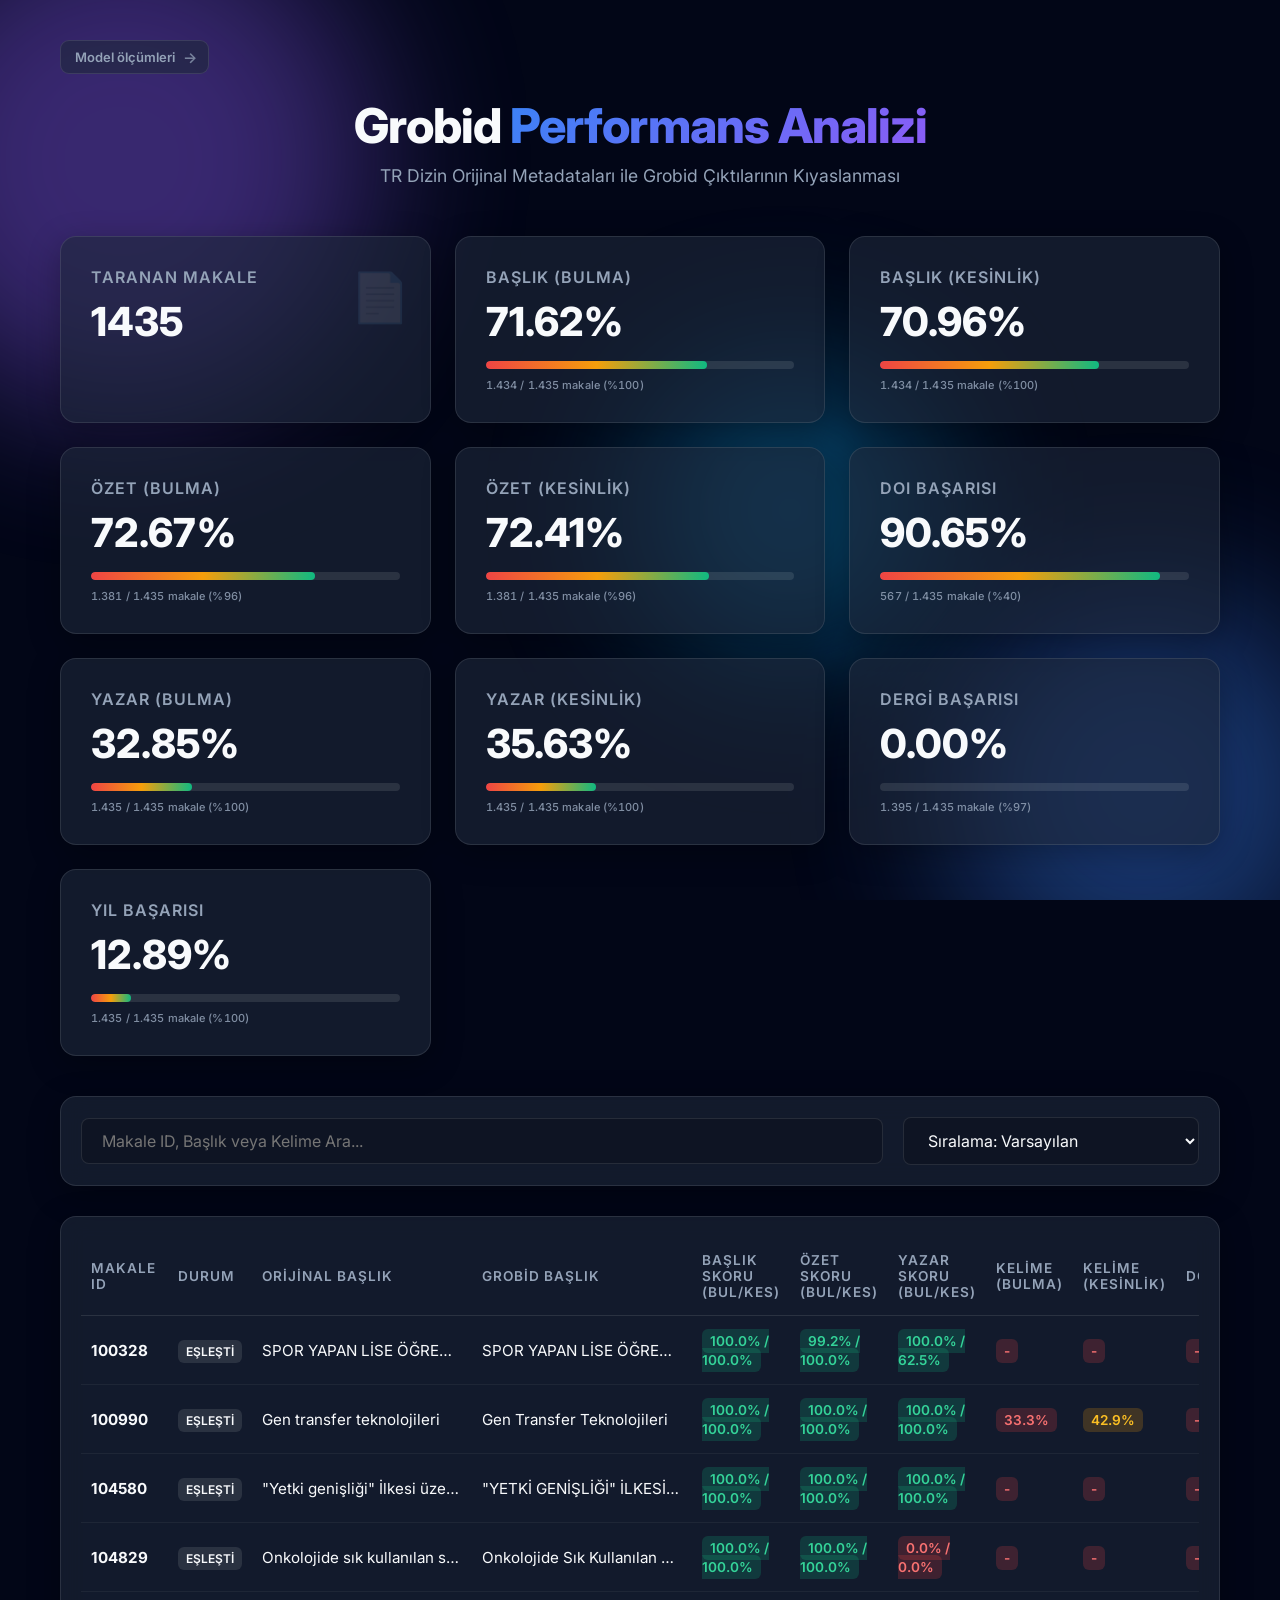
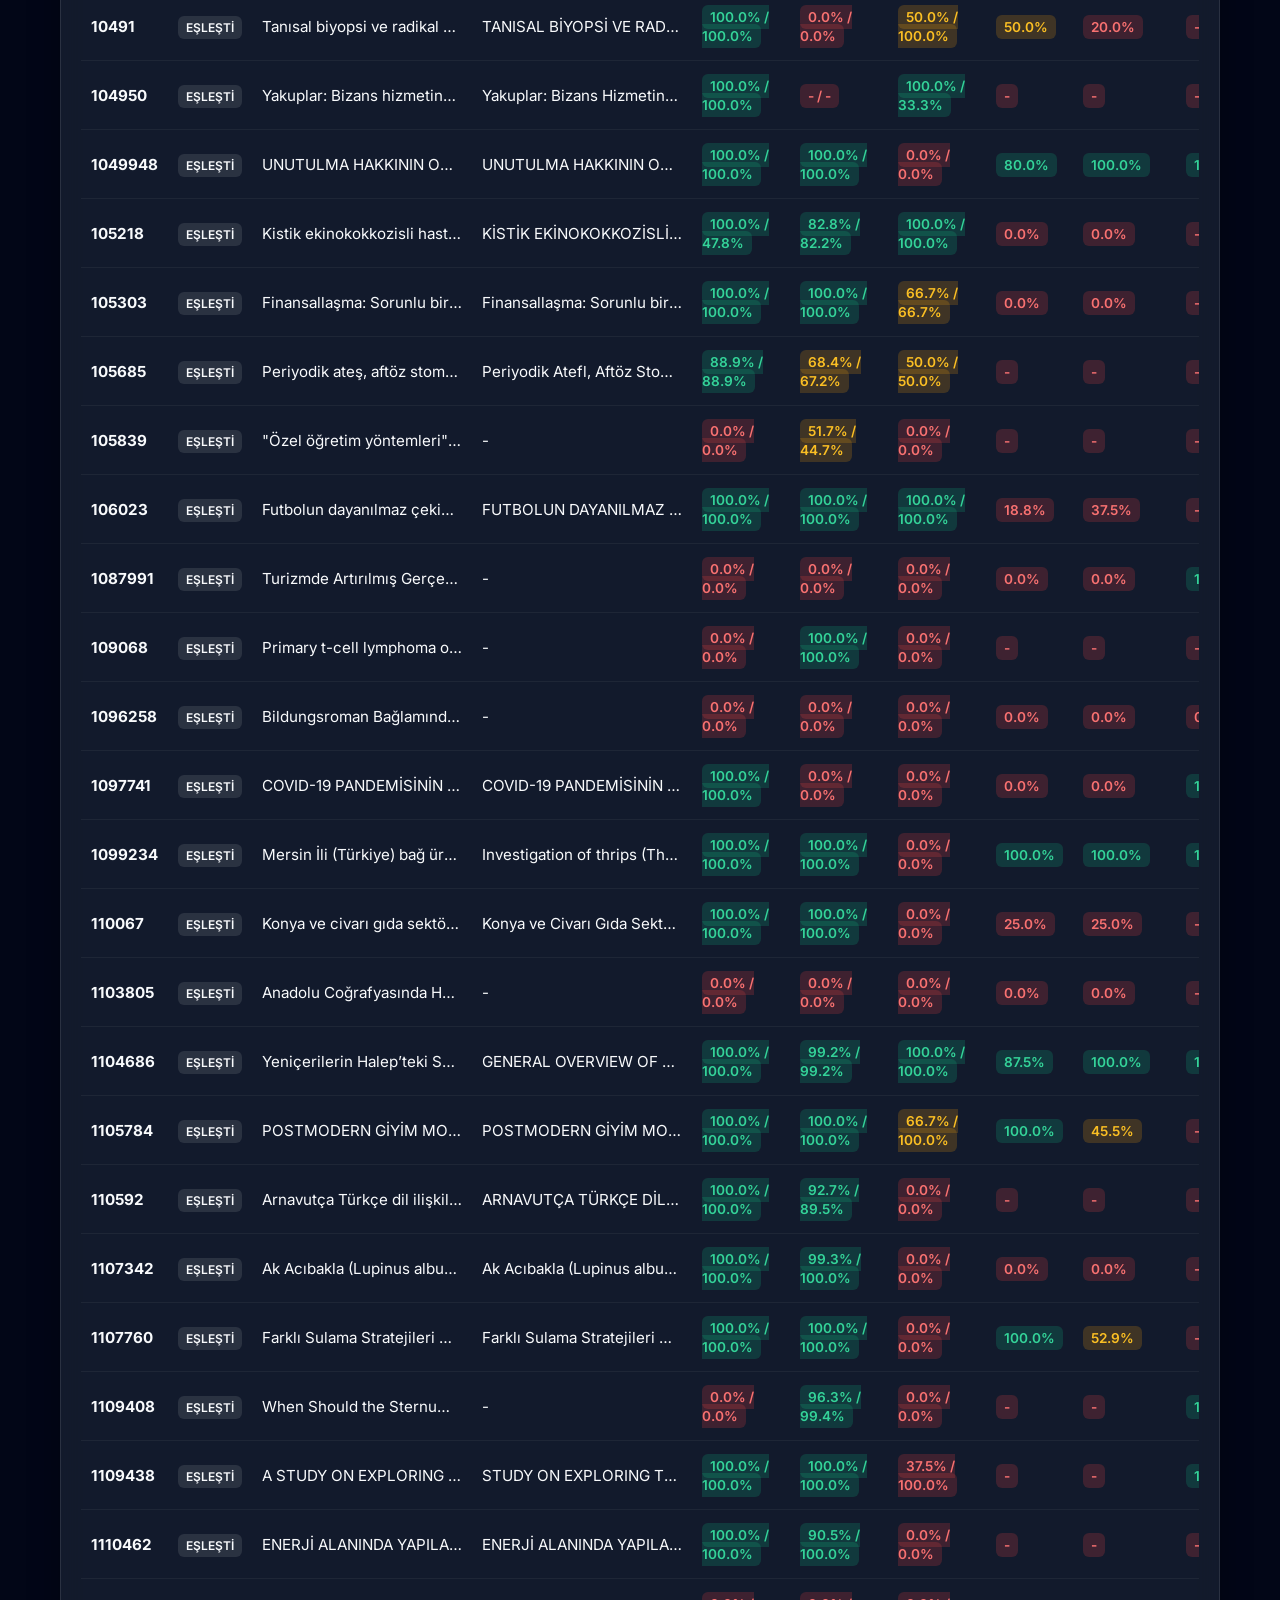
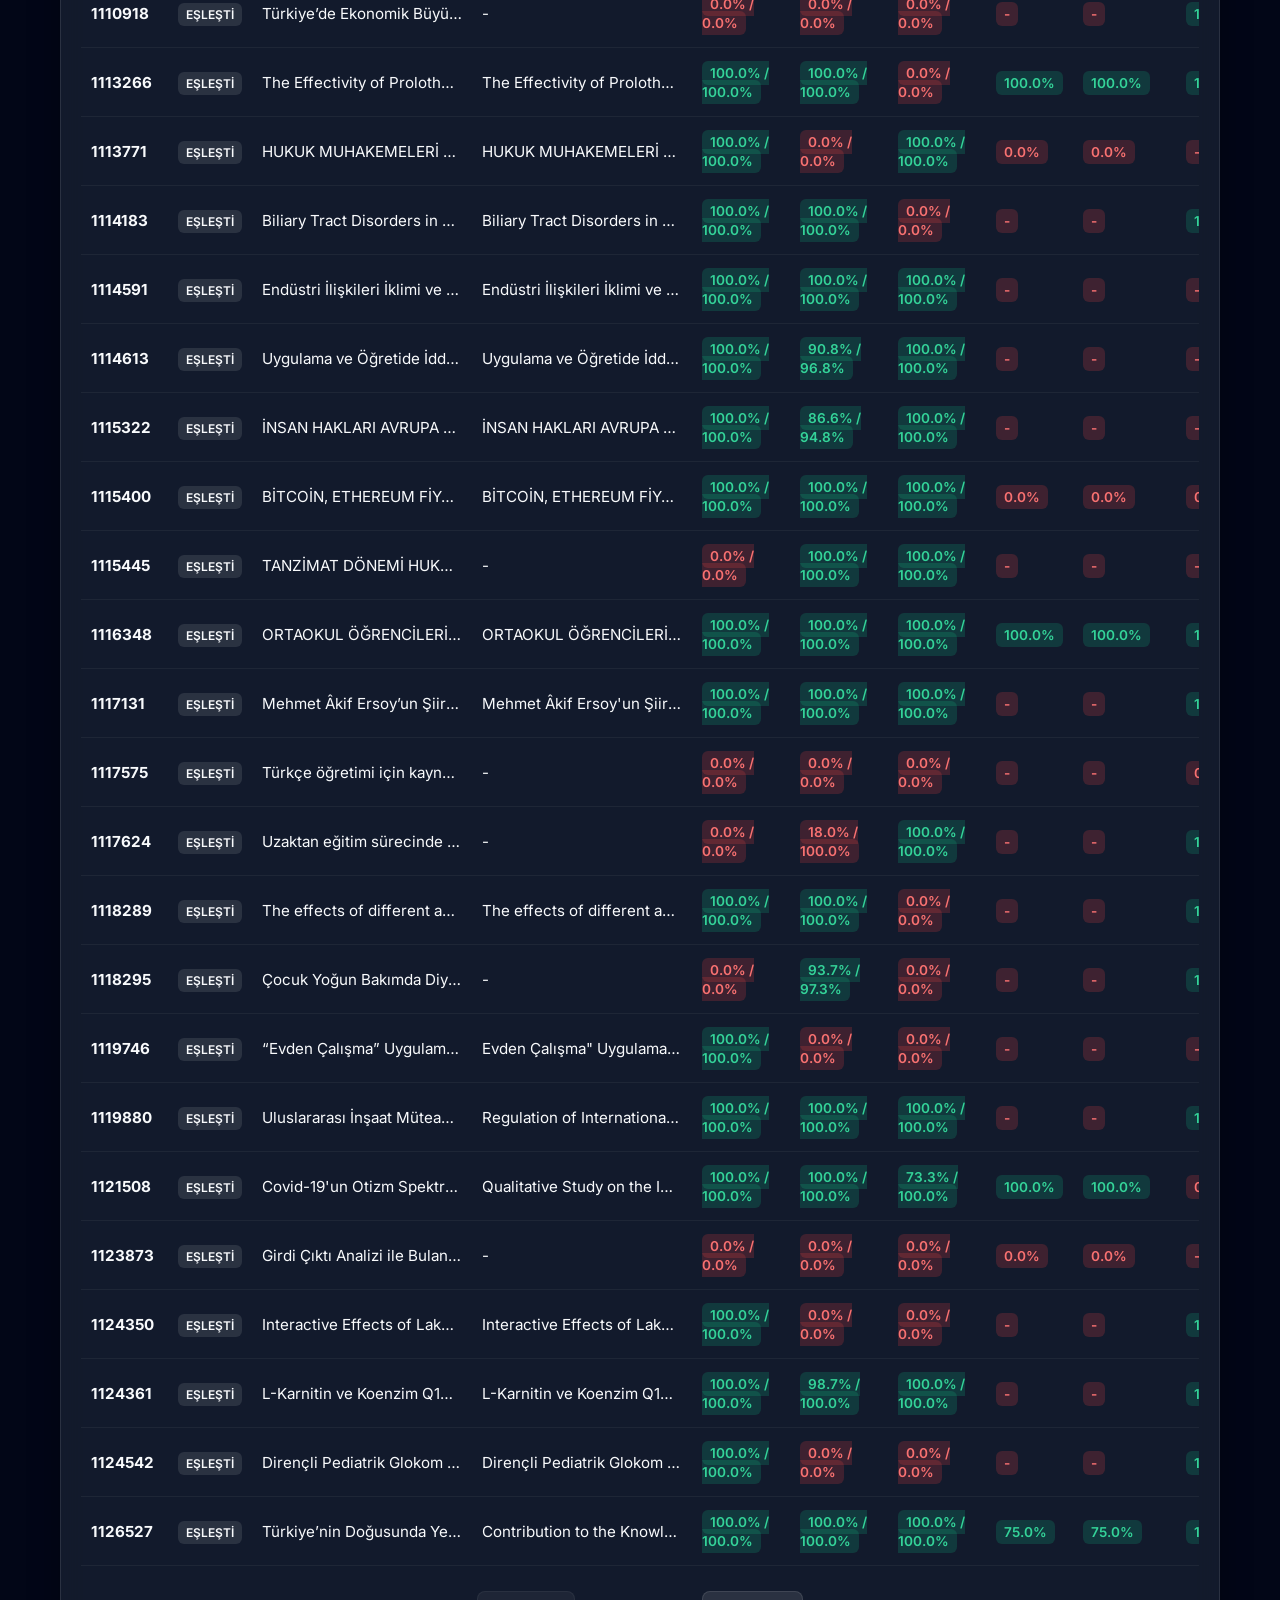
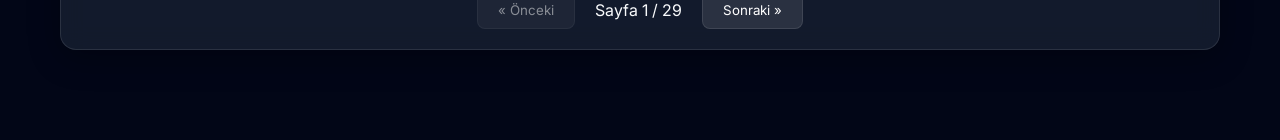
<file: 03_Test_ve_Degerlendirme/dashboard/index.html>
<!DOCTYPE html>
<html lang="tr">

<head>
    <meta charset="UTF-8">
    <meta name="viewport" content="width=device-width, initial-scale=1.0">
    <title>TR Dizin & Grobid Kıyaslama Raporu</title>
    <meta name="description"
        content="Grobid XML çıktıları ile TR Dizin orijinal JSON metadatalarının kıyaslama tablosu ve analiz arayüzü.">
    <link href="https://fonts.googleapis.com/css2?family=Inter:wght@300;400;600;800&display=swap" rel="stylesheet">
    <link rel="stylesheet" href="style.css">
</head>

<body>
    <div class="background-gradients">
        <div class="glow-orb orb-1"></div>
        <div class="glow-orb orb-2"></div>
        <div class="glow-orb orb-3"></div>
    </div>
    <div class="container">
        <a class="sayfa-gecis" href="olcumler.html">Model ölçümleri <span class="ok">&rarr;</span></a>
        <header>
            <h1>Grobid <span>Performans Analizi</span></h1>
            <p>TR Dizin Orijinal Metadataları ile Grobid Çıktılarının Kıyaslanması</p>
        </header>

        <section class="summary-cards">
            <!-- Satır 1 -->
            <div class="card glass hover-lift">
                <h3>Taranan Makale</h3>
                <h2 id="total-articles">0</h2>
                <div class="card-icon">📄</div>
            </div>
            <div class="card glass hover-lift">
                <h3>Başlık (Bulma)</h3>
                <h2 id="avg-title-score" class="score">0%</h2>
                <div class="progress-bar">
                    <div class="fill" id="title-fill"></div>
                </div>
                <div class="kapsam" id="kapsam-title"></div>
            </div>
            <div class="card glass hover-lift">
                <h3>Başlık (Kesinlik)</h3>
                <h2 id="avg-title-prec" class="score">0%</h2>
                <div class="progress-bar">
                    <div class="fill" id="title-prec-fill"></div>
                </div>
                <div class="kapsam" id="kapsam-title-prec"></div>
            </div>
            <div class="card glass hover-lift">
                <h3>Özet (Bulma)</h3>
                <h2 id="avg-abstract-score" class="score">0%</h2>
                <div class="progress-bar">
                    <div class="fill" id="abstract-fill"></div>
                </div>
                <div class="kapsam" id="kapsam-abstract"></div>
            </div>
            <div class="card glass hover-lift">
                <h3>Özet (Kesinlik)</h3>
                <h2 id="avg-abstract-prec" class="score">0%</h2>
                <div class="progress-bar">
                    <div class="fill" id="abstract-prec-fill"></div>
                </div>
                <div class="kapsam" id="kapsam-abstract-prec"></div>
            </div>
            <div class="card glass hover-lift">
                <h3>DOI Başarısı</h3>
                <h2 id="avg-doi-score" class="score">0%</h2>
                <div class="progress-bar">
                    <div class="fill" id="doi-fill"></div>
                </div>
                <div class="kapsam" id="kapsam-doi"></div>
            </div>

            <!-- Satır 2 -->
            <div class="card glass hover-lift">
                <h3>Yazar (Bulma)</h3>
                <h2 id="avg-author-score" class="score">0%</h2>
                <div class="progress-bar">
                    <div class="fill" id="author-fill"></div>
                </div>
                <div class="kapsam" id="kapsam-author"></div>
            </div>
            <div class="card glass hover-lift">
                <h3>Yazar (Kesinlik)</h3>
                <h2 id="avg-author-prec" class="score">0%</h2>
                <div class="progress-bar">
                    <div class="fill" id="author-prec-fill"></div>
                </div>
                <div class="kapsam" id="kapsam-author-prec"></div>
            </div>
            <div class="card glass hover-lift">
                <h3>Dergi Başarısı</h3>
                <h2 id="avg-journal-score" class="score">0%</h2>
                <div class="progress-bar">
                    <div class="fill" id="journal-fill"></div>
                </div>
                <div class="kapsam" id="kapsam-journal"></div>
            </div>
            <div class="card glass hover-lift">
                <h3>Yıl Başarısı</h3>
                <h2 id="avg-year-score" class="score">0%</h2>
                <div class="progress-bar">
                    <div class="fill" id="year-fill"></div>
                </div>
                <div class="kapsam" id="kapsam-year"></div>
            </div>
        </section>

        <section class="controls glass">
            <input type="text" id="searchInput" placeholder="Makale ID, Başlık veya Kelime Ara...">
            <div class="filters">
                <select id="sortFilter">
                    <option value="default">Sıralama: Varsayılan</option>
                    <option value="title-desc">Başlık Başarısı: Yüksek &gt; Düşük</option>
                    <option value="title-asc">Başlık Başarısı: Düşük &gt; Yüksek</option>
                    <option value="abs-desc">Özet Başarısı: Yüksek &gt; Düşük</option>
                    <option value="abs-asc">Özet Başarısı: Düşük &gt; Yüksek</option>
                </select>
            </div>
        </section>

        <section class="table-container glass">
            <div class="table-wrapper">
                <table id="dataTable">
                    <thead>
                        <tr>
                            <th>Makale ID</th>
                        <th>Durum</th>
                        <th>Orijinal Başlık</th>
                        <th>Grobid Başlık</th>
                        <th>Başlık Skoru (Bul/Kes)</th>
                        <th>Özet Skoru (Bul/Kes)</th>
                        <th>Yazar Skoru (Bul/Kes)</th>
                        <th>Kelime (Bulma)</th>
                        <th>Kelime (Kesinlik)</th>
                        <th>DOI</th>
                        <th>Dergi</th>
                        <th>Yıl</th>
                        <th>Aksiyon</th>
                        </tr>
                    </thead>
                    <tbody id="tableBody">
                        <!-- Rows injected via JS -->
                    </tbody>
                </table>
            </div>
            <div id="pagination" class="pagination">
                <button id="prevBtn" class="glass-btn" disabled>&laquo; Önceki</button>
                <span id="pageInfo">Sayfa 1 / 1</span>
                <button id="nextBtn" class="glass-btn">Sonraki &raquo;</button>
            </div>
        </section>
    </div>

    <!-- Modal for details -->
    <div id="detailModal" class="modal">
        <div class="modal-content glass">
            <div class="modal-header">
                <h2 id="modal-title">Makale Detayları</h2>
                <span class="close-btn">&times;</span>
            </div>
            <div class="comparison-grid">
                <div class="col original-col">
                    <div class="col-header badge-green">TR Dizin (Orijinal)</div>
                    <h4>Başlık</h4>
                    <p id="modal-orig-title"></p>
                    <h4>Özet</h4>
                    <p id="modal-orig-abs"></p>
                    <h4>Yazarlar</h4>
                    <p id="modal-orig-authors"></p>
                    <h4>Anahtar Kelimeler</h4>
                    <p id="modal-orig-keywords"></p>
                    <h4>Diğer (Yıl | Dergi | DOI)</h4>
                    <p id="modal-orig-extra"></p>
                </div>
                <div class="col grobid-col">
                    <div class="col-header badge-blue">Grobid XML Çıktısı</div>
                    <h4>Başlık</h4>
                    <p id="modal-grob-title"></p>
                    <h4>Özet</h4>
                    <p id="modal-grob-abs"></p>
                    <h4>Yazarlar</h4>
                    <p id="modal-grob-authors"></p>
                    <h4>Anahtar Kelimeler</h4>
                    <p id="modal-grob-keywords"></p>
                    <h4>Diğer (Yıl | Dergi | DOI)</h4>
                    <p id="modal-grob-extra"></p>
                </div>
            </div>
        </div>
    </div>

    <!-- Data script must be loaded before main script -->
    <script src="data.js?v=2"></script>
    <script src="script.js?v=2"></script>
</body>

</html>
</file>
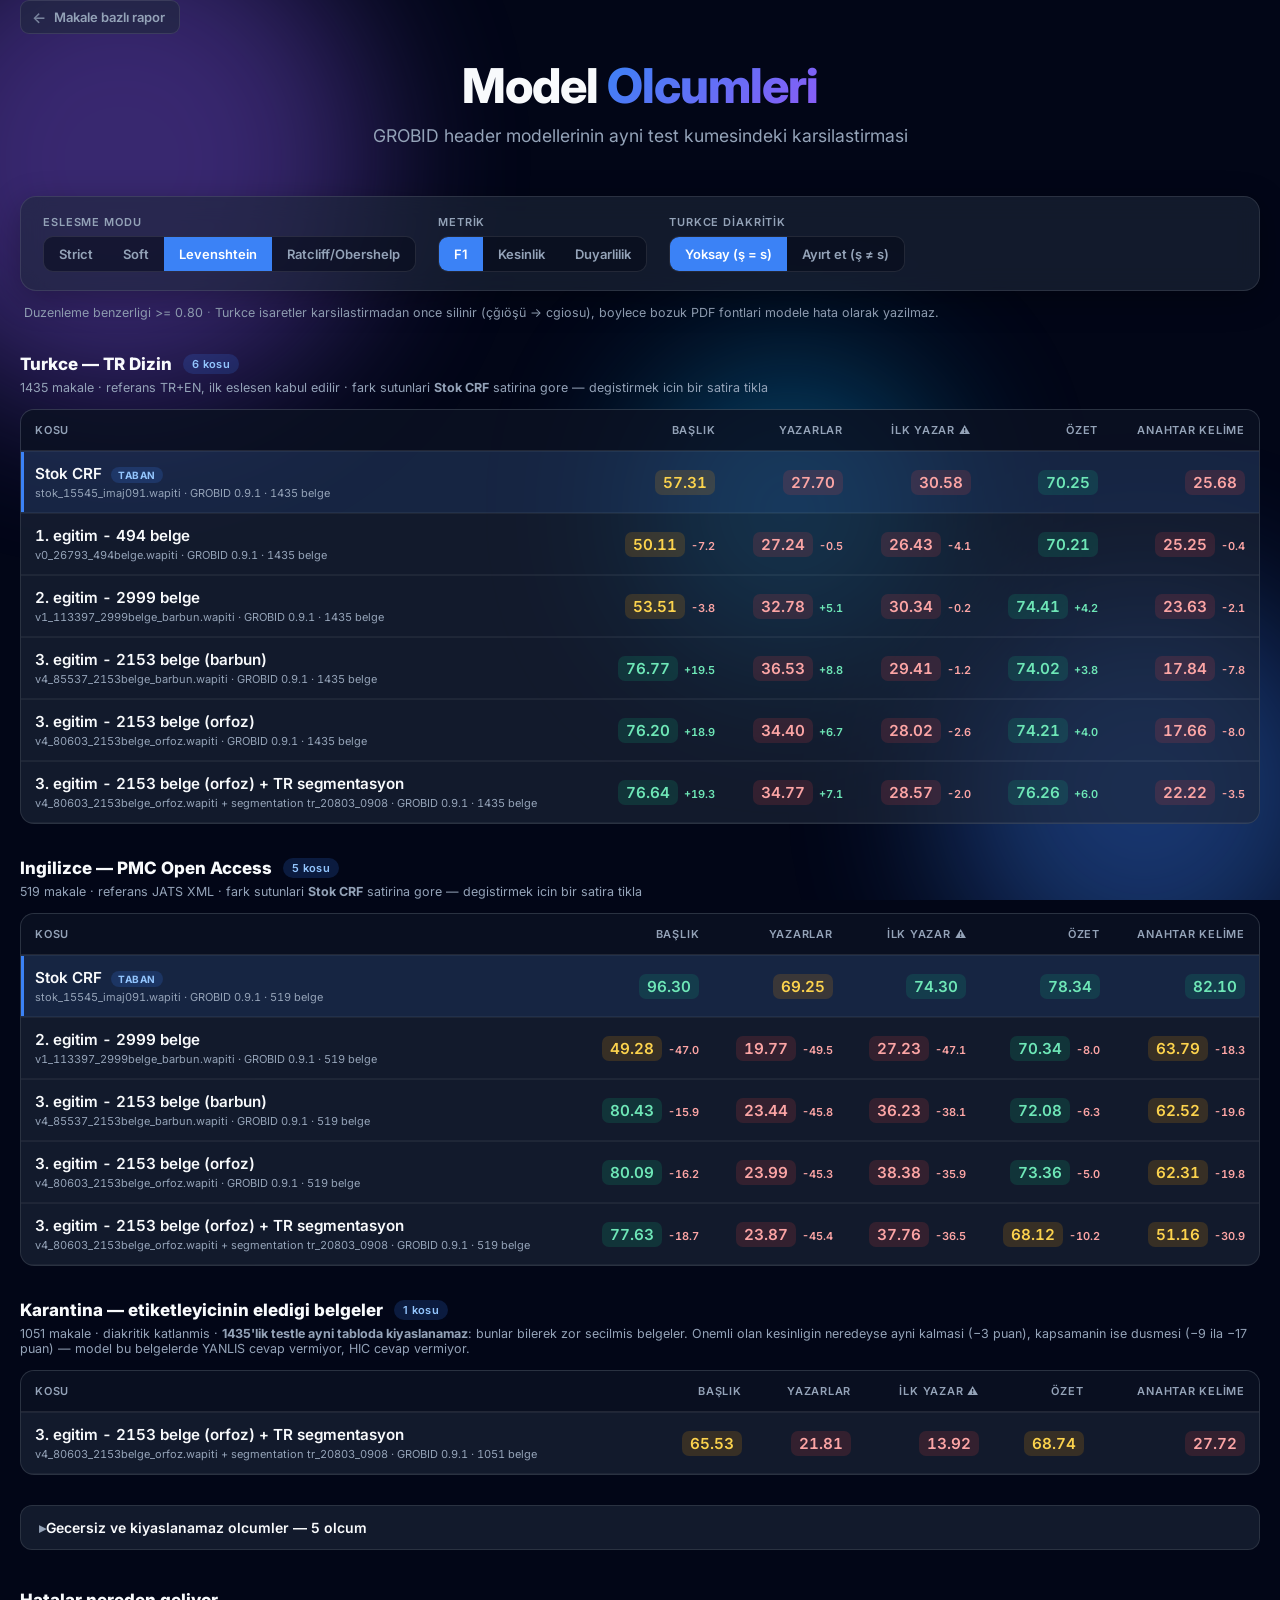
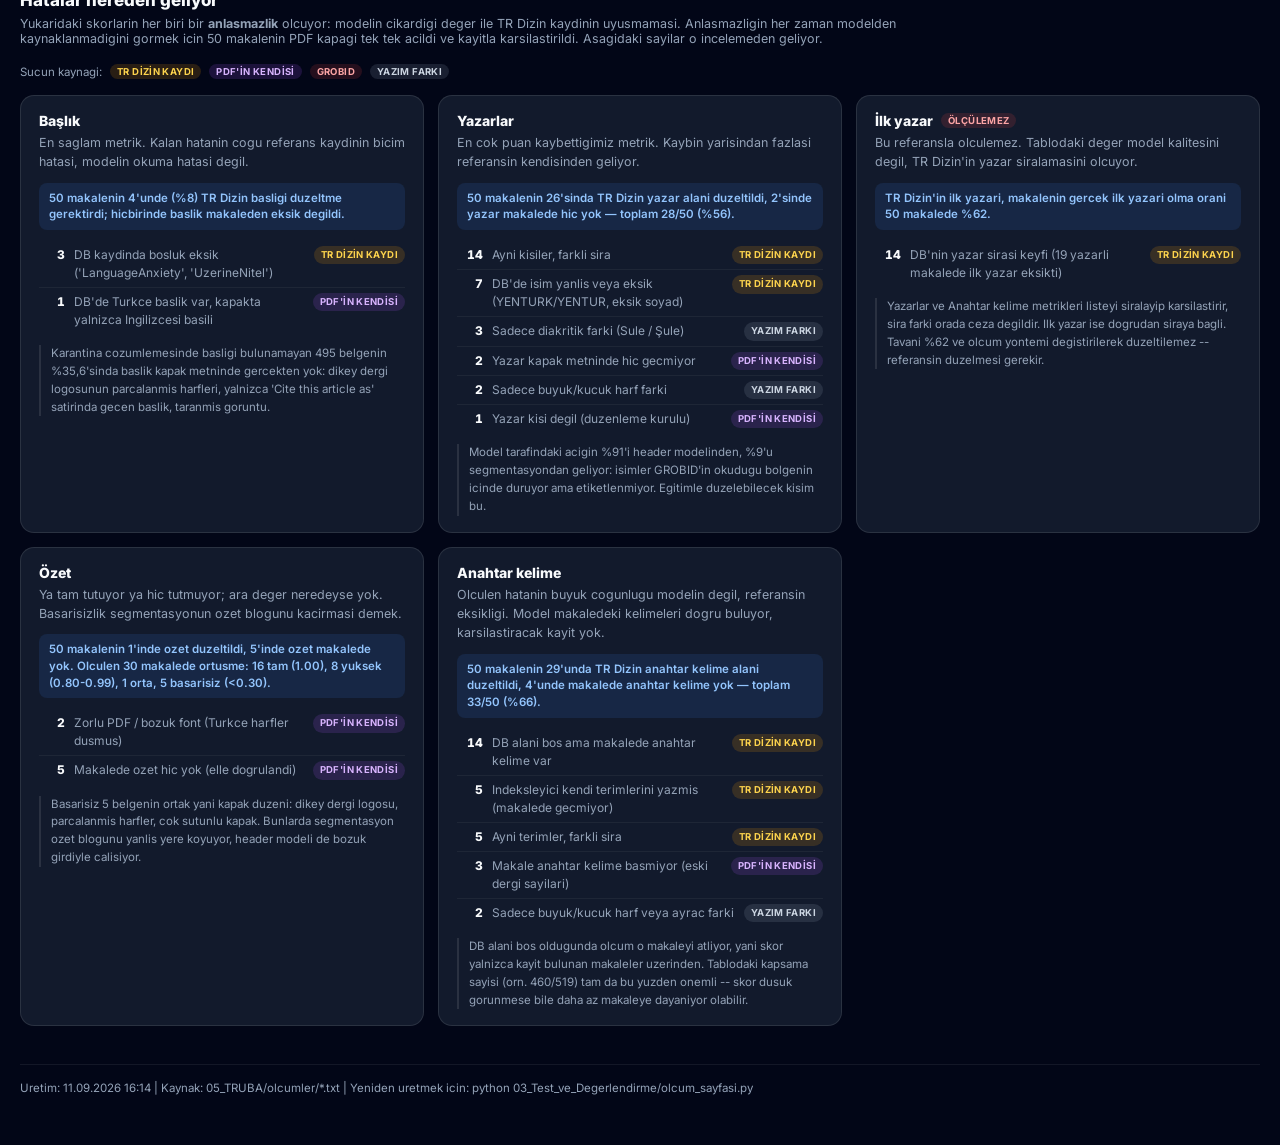
<file: 03_Test_ve_Degerlendirme/dashboard/olcumler.html>
<!DOCTYPE html>
<html lang="tr">
<head>
<meta charset="UTF-8">
<meta name="viewport" content="width=device-width, initial-scale=1.0">
<title>Model Olcumleri &mdash; GROBID Header</title>
<link href="https://fonts.googleapis.com/css2?family=Inter:wght@300;400;600;800&display=swap" rel="stylesheet">
<link rel="stylesheet" href="style.css">
<style>
.olcum-wrap{max-width:1400px;margin:0 auto;padding:0 20px}
.kontrol{display:flex;gap:22px;flex-wrap:wrap;align-items:flex-end;
         padding:18px 22px;margin-bottom:26px}
.kontrol .grup{display:flex;flex-direction:column;gap:7px}
.kontrol label{font-size:11px;letter-spacing:.08em;text-transform:uppercase;
               color:var(--text-muted);font-weight:600}
.segment{display:flex;background:rgba(2,6,23,.5);border:1px solid var(--glass-border);
         border-radius:10px;overflow:hidden}
.segment button{background:none;border:none;color:var(--text-muted);
                font:600 13px Inter,sans-serif;padding:9px 15px;cursor:pointer;
                transition:all .18s;white-space:nowrap}
.segment button:hover{color:var(--text-main);background:rgba(255,255,255,.05)}
.segment button[aria-pressed="true"]{background:var(--accent-blue);color:#fff}
.mod-aciklama{font-size:12.5px;color:var(--text-muted);margin:-12px 0 24px;
              padding-left:4px}
h2.bolum{font-size:17px;font-weight:800;margin:34px 0 6px;
         display:flex;align-items:center;gap:11px}
h2.bolum .rozet{font-size:11px;font-weight:600;padding:3px 9px;border-radius:20px;
                background:rgba(59,130,246,.18);color:#93c5fd;letter-spacing:.03em}
.bolum-alt{font-size:12.5px;color:var(--text-muted);margin-bottom:14px}
table.olcum{width:100%;border-collapse:separate;border-spacing:0;font-size:13.5px;
            background:var(--glass-bg);border:1px solid var(--glass-border);
            border-radius:14px;overflow:hidden}
table.olcum th{background:rgba(2,6,23,.55);padding:13px 14px;text-align:right;
               font-weight:600;font-size:11px;letter-spacing:.07em;
               text-transform:uppercase;color:var(--text-muted);white-space:nowrap}
table.olcum th:first-child{text-align:left;min-width:230px}
table.olcum td{padding:12px 14px;text-align:right;
               border-top:1px solid rgba(255,255,255,.055);
               font-variant-numeric:tabular-nums}
table.olcum td:first-child{text-align:left}
table.olcum tr:hover td{background:rgba(255,255,255,.035)}
.kosu-ad{font-weight:600}
.kosu-alt{font-size:11px;color:var(--text-muted);margin-top:3px;font-weight:400}
.deger{display:inline-block;min-width:52px;padding:3px 8px;border-radius:7px;
       font-weight:600}
.iyi{background:rgba(16,185,129,.16);color:#6ee7b7}
.orta{background:rgba(245,158,11,.16);color:#fcd34d}
.zayif{background:rgba(239,68,68,.15);color:#fca5a5}
.yok{color:var(--text-muted)}
tr.satir{cursor:pointer}
tr.satir:hover td{background:rgba(59,130,246,.07)}
tr.satir.taban td{background:rgba(59,130,246,.11)}
tr.satir.taban td:first-child{box-shadow:inset 3px 0 0 var(--accent-blue)}
.taban-rozet{margin-left:9px;font-size:10px;font-weight:700;letter-spacing:.06em;
             text-transform:uppercase;color:#93c5fd;background:rgba(59,130,246,.18);
             padding:2px 7px;border-radius:20px;vertical-align:middle}
.fark{font-size:11px;margin-left:6px;font-weight:600}
.fark.arti{color:#6ee7b7}
.fark.eksi{color:#fca5a5}
.uyari{border-left:3px solid var(--danger);background:rgba(239,68,68,.07);
       padding:15px 19px;border-radius:0 12px 12px 0;margin:14px 0;font-size:13.5px;
       line-height:1.65}
.uyari.sari{border-left-color:var(--warning);background:rgba(245,158,11,.07)}
.uyari b{color:var(--text-main)}
.uyari-baslik{font-weight:700;margin-bottom:5px;font-size:13px;
              letter-spacing:.03em;text-transform:uppercase}
.uyari-baslik.kirmizi{color:#fca5a5}
.uyari-baslik.sari{color:#fcd34d}
h2.neden-baslik{font-size:17px;font-weight:800;margin:40px 0 6px;
                display:flex;align-items:center;gap:10px}
.neden-alt{font-size:12.5px;color:var(--text-muted);margin-bottom:18px;max-width:900px}
.neden-izgara{display:grid;gap:14px;
              grid-template-columns:repeat(auto-fit,minmax(330px,1fr))}
.neden-kart{background:var(--glass-bg);border:1px solid var(--glass-border);
            border-radius:14px;padding:16px 18px}
.neden-kart h3{margin:0 0 4px;font-size:14px;font-weight:800;
               display:flex;align-items:center;gap:8px}
.neden-ozet{font-size:12.5px;color:var(--text-muted);line-height:1.55;margin-bottom:11px}
.neden-dog{font-size:11.5px;font-weight:600;color:#93c5fd;
           background:rgba(59,130,246,.12);border-radius:8px;
           padding:7px 10px;margin-bottom:11px;line-height:1.45}
.neden-liste{list-style:none;padding:0;margin:0 0 11px}
.neden-liste li{display:flex;align-items:flex-start;gap:9px;
                font-size:12px;line-height:1.5;padding:5px 0;
                border-top:1px solid rgba(255,255,255,.05)}
.neden-liste li:first-child{border-top:none}
.neden-n{flex:0 0 26px;text-align:right;font-weight:800;font-variant-numeric:tabular-nums}
.neden-ad{flex:1;color:var(--text-muted)}
.kim{flex:0 0 auto;font-size:9.5px;font-weight:700;letter-spacing:.04em;
     text-transform:uppercase;padding:2px 7px;border-radius:20px;white-space:nowrap}
.kim.referans{background:rgba(245,158,11,.16);color:#fcd34d}
.kim.belge{background:rgba(168,85,247,.16);color:#d8b4fe}
.kim.model{background:rgba(239,68,68,.15);color:#fca5a5}
.kim.yazim{background:rgba(148,163,184,.16);color:#cbd5e1}
.neden-not{font-size:11.5px;color:var(--text-muted);line-height:1.55;
           border-left:2px solid var(--glass-border);padding-left:10px}
.kim-anahtar{display:flex;flex-wrap:wrap;gap:8px;margin-bottom:16px;align-items:center}
.kim-anahtar span.et{font-size:11.5px;color:var(--text-muted)}
details.gizli{margin-top:30px}
details.gizli summary{cursor:pointer;font-weight:600;font-size:14px;
                      padding:13px 18px;background:var(--glass-bg);
                      border:1px solid var(--glass-border);border-radius:12px;
                      list-style:none;user-select:none}
details.gizli summary::-webkit-details-marker{display:none}
details.gizli summary:before{content:"\25B8 ";color:var(--text-muted)}
details.gizli[open] summary:before{content:"\25BE "}
details.gizli > div{padding-top:16px}
.geri{display:inline-flex;align-items:center;gap:8px;margin-bottom:22px;
      color:var(--text-muted);text-decoration:none;font-size:13px;font-weight:600;
      padding:8px 14px 8px 11px;border:1px solid var(--glass-border);
      border-radius:9px;background:var(--glass-bg);transition:all .16s}
.geri:hover{color:var(--text-main);border-color:rgba(59,130,246,.45);
            background:rgba(59,130,246,.10)}
.geri:focus-visible{outline:2px solid var(--accent-blue);outline-offset:2px}
.geri span.ok{font-size:15px;line-height:1;opacity:.75}
.damga{font-size:11.5px;color:var(--text-muted);margin-top:38px;
       padding-top:16px;border-top:1px solid rgba(255,255,255,.07)}
@media(max-width:820px){
  table.olcum{font-size:12px} table.olcum th,table.olcum td{padding:9px 8px}
  table.olcum th:first-child{min-width:150px}
}
.kaydir{overflow-x:auto;-webkit-overflow-scrolling:touch}
</style>
</head>
<body>
<div class="background-gradients">
  <div class="glow-orb orb-1"></div><div class="glow-orb orb-2"></div>
  <div class="glow-orb orb-3"></div>
</div>
<div class="container olcum-wrap">
  <a class="geri" href="index.html"><span class="ok">&larr;</span> Makale bazl&#305; rapor</a>
  <header>
    <h1>Model <span>Olcumleri</span></h1>
    <p>GROBID header modellerinin ayni test kumesindeki karsilastirmasi</p>
  </header>

  <div class="card glass kontrol">
    <div class="grup">
      <label>Eslesme modu</label>
      <div class="segment" id="mod-secim"></div>
    </div>
    <div class="grup">
      <label>Metrik</label>
      <div class="segment" id="metrik-secim">
        <button data-v="f1" aria-pressed="true">F1</button>
        <button data-v="p" aria-pressed="false">Kesinlik</button>
        <button data-v="r" aria-pressed="false">Duyarlilik</button>
      </div>
    </div>
    <div class="grup">
      <label>Turkce diakritik</label>
      <div class="segment" id="diak-secim">
        <button data-v="katlanmis" aria-pressed="true">Yoksay (&#351; = s)</button>
        <button data-v="ham" aria-pressed="false">Ay&#305;rt et (&#351; &ne; s)</button>
      </div>
    </div>
  </div>
  <div class="mod-aciklama" id="mod-aciklama"></div>

  <div id="tablolar"></div>

  <details class="gizli" id="supheli-kutu">
    <summary>Gecersiz ve kiyaslanamaz olcumler &mdash; <span id="supheli-sayi"></span></summary>
    <div id="supheli"></div>
  </details>

  <h2 class="neden-baslik">Hatalar nereden geliyor</h2>
  <div class="neden-alt">
    Yukaridaki skorlarin her biri bir <b>anlasmazlik</b> olcuyor: modelin
    cikardigi deger ile TR Dizin kaydinin uyusmamasi. Anlasmazligin her zaman
    modelden kaynaklanmadigini gormek icin 50 makalenin PDF kapagi tek tek
    acildi ve kayitla karsilastirildi. Asagidaki sayilar o incelemeden geliyor.
  </div>
  <div class="kim-anahtar" id="kim-anahtar"></div>
  <div class="neden-izgara" id="nedenler"></div>

  <div class="damga" id="damga"></div>
</div>

<script>
const KOSULAR = [{"dosya": "ING_stok091.txt", "etiket": "Stok CRF", "korpus": "ING", "model": "stok_15545_imaj091.wapiti", "surum": "0.9.1", "diakritik": "-", "durum": "gecerli", "aciklama": "", "belge": 519, "dil": "sadece TR", "veri": {"strict": {"title": {"p": 80.35, "r": 78.81, "f1": 79.57, "n": 519}, "authors": {"p": 47.46, "r": 46.82, "f1": 47.14, "n": 519}, "first_author": {"p": 62.89, "r": 62.04, "f1": 62.46, "n": 519}, "abstract": {"p": 18.9, "r": 17.92, "f1": 18.4, "n": 519}, "keywords": {"p": 91.97, "r": 72.17, "f1": 80.88, "n": 460}}, "soft": {"title": {"p": 96.27, "r": 94.41, "f1": 95.33, "n": 519}, "authors": {"p": 47.46, "r": 46.82, "f1": 47.14, "n": 519}, "first_author": {"p": 71.09, "r": 70.13, "f1": 70.61, "n": 519}, "abstract": {"p": 66.26, "r": 62.81, "f1": 64.49, "n": 519}, "keywords": {"p": 91.97, "r": 72.17, "f1": 80.88, "n": 460}}, "lev": {"title": {"p": 97.25, "r": 95.38, "f1": 96.3, "n": 519}, "authors": {"p": 69.73, "r": 68.79, "f1": 69.25, "n": 519}, "first_author": {"p": 74.8, "r": 73.8, "f1": 74.3, "n": 519}, "abstract": {"p": 80.49, "r": 76.3, "f1": 78.34, "n": 519}, "keywords": {"p": 93.35, "r": 73.26, "f1": 82.1, "n": 460}}, "ratcliff": {"title": {"p": 97.25, "r": 95.38, "f1": 96.3, "n": 519}, "authors": {"p": 58.98, "r": 58.19, "f1": 58.58, "n": 519}, "first_author": {"p": 72.27, "r": 71.29, "f1": 71.77, "n": 519}, "abstract": {"p": 78.46, "r": 74.37, "f1": 76.36, "n": 519}, "keywords": {"p": 92.52, "r": 72.61, "f1": 81.36, "n": 460}}}, "tarih": "08.09.2026 16:52"}, {"dosya": "ING_stokcrf.txt", "etiket": "Stok CRF -- YANLIS MODEL", "korpus": "ING", "model": "YANLIS-STOK_10792_0828.wapiti", "surum": "0.9.1", "diakritik": "-", "durum": "gecersiz", "aciklama": "Hatayi ifsa eden olcum: baslik F1 = 1.15, makalelerin %79'unda bos header uretti. Bu sayede yanlis model dosyasi fark edildi.", "belge": 519, "dil": "sadece TR", "veri": {"strict": {"title": {"p": 75.0, "r": 0.58, "f1": 1.15, "n": 519}, "authors": {"p": 30.21, "r": 5.59, "f1": 9.43, "n": 519}, "first_author": {"p": 60.42, "r": 11.18, "f1": 18.86, "n": 519}, "abstract": {"p": 0.0, "r": 0.0, "f1": 0.0, "n": 519}, "keywords": {"p": 100.0, "r": 0.22, "f1": 0.43, "n": 460}}, "soft": {"title": {"p": 75.0, "r": 0.58, "f1": 1.15, "n": 519}, "authors": {"p": 30.21, "r": 5.59, "f1": 9.43, "n": 519}, "first_author": {"p": 64.58, "r": 11.95, "f1": 20.16, "n": 519}, "abstract": {"p": 0.0, "r": 0.0, "f1": 0.0, "n": 519}, "keywords": {"p": 100.0, "r": 0.22, "f1": 0.43, "n": 460}}, "lev": {"title": {"p": 75.0, "r": 0.58, "f1": 1.15, "n": 519}, "authors": {"p": 34.38, "r": 6.36, "f1": 10.73, "n": 519}, "first_author": {"p": 65.62, "r": 12.14, "f1": 20.49, "n": 519}, "abstract": {"p": 0.0, "r": 0.0, "f1": 0.0, "n": 519}, "keywords": {"p": 100.0, "r": 0.22, "f1": 0.43, "n": 460}}, "ratcliff": {"title": {"p": 75.0, "r": 0.58, "f1": 1.15, "n": 519}, "authors": {"p": 32.29, "r": 5.97, "f1": 10.08, "n": 519}, "first_author": {"p": 65.62, "r": 12.14, "f1": 20.49, "n": 519}, "abstract": {"p": 0.0, "r": 0.0, "f1": 0.0, "n": 519}, "keywords": {"p": 100.0, "r": 0.22, "f1": 0.43, "n": 460}}}, "tarih": "08.09.2026 16:28"}, {"dosya": "ING_v4_600.txt", "etiket": "3. egitim - 2153 belge (orfoz)", "korpus": "ING", "model": "v4_80603_2153belge_orfoz.wapiti", "surum": "0.9.1", "diakritik": "-", "durum": "gecerli", "aciklama": "", "belge": 519, "dil": "sadece TR", "veri": {"strict": {"title": {"p": 73.58, "r": 57.42, "f1": 64.5, "n": 519}, "authors": {"p": 44.59, "r": 12.72, "f1": 19.79, "n": 519}, "first_author": {"p": 73.65, "r": 21.0, "f1": 32.68, "n": 519}, "abstract": {"p": 14.29, "r": 11.75, "f1": 12.9, "n": 519}, "keywords": {"p": 67.19, "r": 46.74, "f1": 55.13, "n": 460}}, "soft": {"title": {"p": 84.94, "r": 66.28, "f1": 74.46, "n": 519}, "authors": {"p": 44.59, "r": 12.72, "f1": 19.79, "n": 519}, "first_author": {"p": 83.78, "r": 23.89, "f1": 37.18, "n": 519}, "abstract": {"p": 55.74, "r": 45.86, "f1": 50.32, "n": 519}, "keywords": {"p": 67.19, "r": 46.74, "f1": 55.13, "n": 460}}, "lev": {"title": {"p": 91.36, "r": 71.29, "f1": 80.09, "n": 519}, "authors": {"p": 54.05, "r": 15.41, "f1": 23.99, "n": 519}, "first_author": {"p": 86.49, "r": 24.66, "f1": 38.38, "n": 519}, "abstract": {"p": 81.26, "r": 66.86, "f1": 73.36, "n": 519}, "keywords": {"p": 75.94, "r": 52.83, "f1": 62.31, "n": 460}}, "ratcliff": {"title": {"p": 89.88, "r": 70.13, "f1": 78.79, "n": 519}, "authors": {"p": 52.03, "r": 14.84, "f1": 23.09, "n": 519}, "first_author": {"p": 84.46, "r": 24.08, "f1": 37.48, "n": 519}, "abstract": {"p": 75.64, "r": 62.24, "f1": 68.29, "n": 519}, "keywords": {"p": 68.75, "r": 47.83, "f1": 56.41, "n": 460}}}, "tarih": "10.09.2026 12:26"}, {"dosya": "ING_v4_600b.txt", "etiket": "3. egitim - 2153 belge (barbun)", "korpus": "ING", "model": "v4_85537_2153belge_barbun.wapiti", "surum": "0.9.1", "diakritik": "-", "durum": "gecerli", "aciklama": "", "belge": 519, "dil": "sadece TR", "veri": {"strict": {"title": {"p": 72.36, "r": 58.0, "f1": 64.39, "n": 519}, "authors": {"p": 47.1, "r": 12.52, "f1": 19.79, "n": 519}, "first_author": {"p": 73.19, "r": 19.46, "f1": 30.75, "n": 519}, "abstract": {"p": 13.15, "r": 11.18, "f1": 12.08, "n": 519}, "keywords": {"p": 69.13, "r": 46.74, "f1": 55.77, "n": 460}}, "soft": {"title": {"p": 84.13, "r": 67.44, "f1": 74.87, "n": 519}, "authors": {"p": 47.1, "r": 12.52, "f1": 19.79, "n": 519}, "first_author": {"p": 83.33, "r": 22.16, "f1": 35.01, "n": 519}, "abstract": {"p": 52.15, "r": 44.32, "f1": 47.92, "n": 519}, "keywords": {"p": 69.13, "r": 46.74, "f1": 55.77, "n": 460}}, "lev": {"title": {"p": 90.38, "r": 72.45, "f1": 80.43, "n": 519}, "authors": {"p": 55.8, "r": 14.84, "f1": 23.44, "n": 519}, "first_author": {"p": 86.23, "r": 22.93, "f1": 36.23, "n": 519}, "abstract": {"p": 78.46, "r": 66.67, "f1": 72.08, "n": 519}, "keywords": {"p": 77.49, "r": 52.39, "f1": 62.52, "n": 460}}, "ratcliff": {"title": {"p": 89.66, "r": 71.87, "f1": 79.79, "n": 519}, "authors": {"p": 54.35, "r": 14.45, "f1": 22.83, "n": 519}, "first_author": {"p": 84.06, "r": 22.35, "f1": 35.31, "n": 519}, "abstract": {"p": 71.2, "r": 60.5, "f1": 65.42, "n": 519}, "keywords": {"p": 70.1, "r": 47.39, "f1": 56.55, "n": 460}}}, "tarih": "10.09.2026 12:45"}, {"dosya": "ING_v4_trseg.txt", "etiket": "3. egitim - 2153 belge (orfoz) + TR segmentasyon", "korpus": "ING", "model": "v4_80603_2153belge_orfoz.wapiti + segmentation tr_20803_0908", "surum": "0.9.1", "diakritik": "-", "durum": "gecerli", "aciklama": "", "belge": 519, "dil": "sadece TR", "veri": {"strict": {"title": {"p": 74.93, "r": 54.14, "f1": 62.86, "n": 519}, "authors": {"p": 46.15, "r": 12.72, "f1": 19.94, "n": 519}, "first_author": {"p": 74.83, "r": 20.62, "f1": 32.33, "n": 519}, "abstract": {"p": 17.28, "r": 11.75, "f1": 13.99, "n": 519}, "keywords": {"p": 70.61, "r": 35.0, "f1": 46.8, "n": 460}}, "soft": {"title": {"p": 86.13, "r": 62.24, "f1": 72.26, "n": 519}, "authors": {"p": 46.15, "r": 12.72, "f1": 19.94, "n": 519}, "first_author": {"p": 84.62, "r": 23.31, "f1": 36.56, "n": 519}, "abstract": {"p": 62.61, "r": 42.58, "f1": 50.69, "n": 519}, "keywords": {"p": 70.61, "r": 35.0, "f1": 46.8, "n": 460}}, "lev": {"title": {"p": 92.53, "r": 66.86, "f1": 77.63, "n": 519}, "authors": {"p": 55.24, "r": 15.22, "f1": 23.87, "n": 519}, "first_author": {"p": 87.41, "r": 24.08, "f1": 37.76, "n": 519}, "abstract": {"p": 84.14, "r": 57.23, "f1": 68.12, "n": 519}, "keywords": {"p": 77.19, "r": 38.26, "f1": 51.16, "n": 460}}, "ratcliff": {"title": {"p": 91.2, "r": 65.9, "f1": 76.51, "n": 519}, "authors": {"p": 53.15, "r": 14.64, "f1": 22.96, "n": 519}, "first_author": {"p": 84.62, "r": 23.31, "f1": 36.56, "n": 519}, "abstract": {"p": 78.19, "r": 53.18, "f1": 63.3, "n": 519}, "keywords": {"p": 72.37, "r": 35.87, "f1": 47.97, "n": 460}}}, "tarih": "10.09.2026 16:38"}, {"dosya": "ING_w2999.txt", "etiket": "2. egitim - 2999 belge", "korpus": "ING", "model": "v1_113397_2999belge_barbun.wapiti", "surum": "0.9.1", "diakritik": "-", "durum": "gecerli", "aciklama": "", "belge": 519, "dil": "sadece TR", "veri": {"strict": {"title": {"p": 60.42, "r": 27.94, "f1": 38.21, "n": 519}, "authors": {"p": 53.06, "r": 10.02, "f1": 16.86, "n": 519}, "first_author": {"p": 75.51, "r": 14.26, "f1": 23.99, "n": 519}, "abstract": {"p": 13.35, "r": 11.37, "f1": 12.28, "n": 519}, "keywords": {"p": 69.42, "r": 49.35, "f1": 57.69, "n": 460}}, "soft": {"title": {"p": 72.92, "r": 33.72, "f1": 46.11, "n": 519}, "authors": {"p": 53.06, "r": 10.02, "f1": 16.86, "n": 519}, "first_author": {"p": 84.69, "r": 15.99, "f1": 26.9, "n": 519}, "abstract": {"p": 50.45, "r": 42.97, "f1": 46.41, "n": 519}, "keywords": {"p": 69.42, "r": 49.35, "f1": 57.69, "n": 460}}, "lev": {"title": {"p": 77.92, "r": 36.03, "f1": 49.28, "n": 519}, "authors": {"p": 62.24, "r": 11.75, "f1": 19.77, "n": 519}, "first_author": {"p": 85.71, "r": 16.18, "f1": 27.23, "n": 519}, "abstract": {"p": 76.47, "r": 65.13, "f1": 70.34, "n": 519}, "keywords": {"p": 76.76, "r": 54.57, "f1": 63.79, "n": 460}}, "ratcliff": {"title": {"p": 75.83, "r": 35.07, "f1": 47.96, "n": 519}, "authors": {"p": 60.2, "r": 11.37, "f1": 19.12, "n": 519}, "first_author": {"p": 85.71, "r": 16.18, "f1": 27.23, "n": 519}, "abstract": {"p": 69.46, "r": 59.15, "f1": 63.89, "n": 519}, "keywords": {"p": 70.64, "r": 50.22, "f1": 58.7, "n": 460}}}, "tarih": "09.09.2026 10:16"}, {"dosya": "TR_stok091.txt", "etiket": "Stok CRF", "korpus": "TR", "model": "stok_15545_imaj091.wapiti", "surum": "0.9.1", "diakritik": "katlanmis", "durum": "gecerli", "aciklama": "", "belge": 1435, "dil": "TR+EN", "veri": {"strict": {"title": {"p": 29.0, "r": 24.39, "f1": 26.5, "n": 1435}, "authors": {"p": 20.42, "r": 18.12, "f1": 19.2, "n": 1435}, "first_author": {"p": 5.97, "r": 5.3, "f1": 5.61, "n": 1435}, "abstract": {"p": 12.85, "r": 10.17, "f1": 11.36, "n": 1435}, "keywords": {"p": 29.18, "r": 19.56, "f1": 23.42, "n": 634}}, "soft": {"title": {"p": 54.6, "r": 45.92, "f1": 49.89, "n": 1435}, "authors": {"p": 20.58, "r": 18.26, "f1": 19.35, "n": 1435}, "first_author": {"p": 28.52, "r": 25.3, "f1": 26.81, "n": 1435}, "abstract": {"p": 45.51, "r": 36.03, "f1": 40.22, "n": 1435}, "keywords": {"p": 29.18, "r": 19.56, "f1": 23.42, "n": 634}}, "lev": {"title": {"p": 62.72, "r": 52.75, "f1": 57.31, "n": 1435}, "authors": {"p": 29.46, "r": 26.13, "f1": 27.7, "n": 1435}, "first_author": {"p": 32.52, "r": 28.85, "f1": 30.58, "n": 1435}, "abstract": {"p": 79.49, "r": 62.93, "f1": 70.25, "n": 1435}, "keywords": {"p": 32.0, "r": 21.45, "f1": 25.68, "n": 634}}, "ratcliff": {"title": {"p": 59.73, "r": 50.24, "f1": 54.58, "n": 1435}, "authors": {"p": 24.12, "r": 21.39, "f1": 22.67, "n": 1435}, "first_author": {"p": 29.3, "r": 25.99, "f1": 27.55, "n": 1435}, "abstract": {"p": 74.3, "r": 58.82, "f1": 65.66, "n": 1435}, "keywords": {"p": 30.82, "r": 20.66, "f1": 24.74, "n": 634}}}, "tarih": "08.09.2026 16:58"}, {"dosya": "TR_stok091_diak.txt", "etiket": "Stok CRF", "korpus": "TR", "model": "stok_15545_imaj091.wapiti", "surum": "0.9.1", "diakritik": "ham", "durum": "gecerli", "aciklama": "", "belge": 1435, "dil": "TR+EN", "veri": {"strict": {"title": {"p": 29.0, "r": 24.39, "f1": 26.5, "n": 1435}, "authors": {"p": 10.84, "r": 9.62, "f1": 10.19, "n": 1435}, "first_author": {"p": 5.97, "r": 5.3, "f1": 5.61, "n": 1435}, "abstract": {"p": 12.85, "r": 10.17, "f1": 11.36, "n": 1435}, "keywords": {"p": 28.71, "r": 19.24, "f1": 23.04, "n": 634}}, "soft": {"title": {"p": 51.7, "r": 43.48, "f1": 47.24, "n": 1435}, "authors": {"p": 10.84, "r": 9.62, "f1": 10.19, "n": 1435}, "first_author": {"p": 21.68, "r": 19.23, "f1": 20.38, "n": 1435}, "abstract": {"p": 45.16, "r": 35.75, "f1": 39.91, "n": 1435}, "keywords": {"p": 28.71, "r": 19.24, "f1": 23.04, "n": 634}}, "lev": {"title": {"p": 62.72, "r": 52.75, "f1": 57.31, "n": 1435}, "authors": {"p": 26.39, "r": 23.41, "f1": 24.82, "n": 1435}, "first_author": {"p": 30.95, "r": 27.46, "f1": 29.1, "n": 1435}, "abstract": {"p": 79.49, "r": 62.93, "f1": 70.25, "n": 1435}, "keywords": {"p": 31.76, "r": 21.29, "f1": 25.5, "n": 634}}, "ratcliff": {"title": {"p": 58.08, "r": 48.85, "f1": 53.07, "n": 1435}, "authors": {"p": 15.95, "r": 14.15, "f1": 14.99, "n": 1435}, "first_author": {"p": 21.92, "r": 19.44, "f1": 20.61, "n": 1435}, "abstract": {"p": 74.12, "r": 58.68, "f1": 65.5, "n": 1435}, "keywords": {"p": 30.59, "r": 20.5, "f1": 24.55, "n": 634}}}, "tarih": "11.09.2026 12:06"}, {"dosya": "TR_v4_600.txt", "etiket": "3. egitim - 2153 belge (orfoz)", "korpus": "TR", "model": "v4_80603_2153belge_orfoz.wapiti", "surum": "0.9.1", "diakritik": "katlanmis", "durum": "gecerli", "aciklama": "", "belge": 1435, "dil": "TR+EN", "veri": {"strict": {"title": {"p": 42.75, "r": 33.1, "f1": 37.31, "n": 1435}, "authors": {"p": 51.29, "r": 19.37, "f1": 28.12, "n": 1435}, "first_author": {"p": 11.25, "r": 4.25, "f1": 6.17, "n": 1435}, "abstract": {"p": 14.18, "r": 10.8, "f1": 12.26, "n": 1435}, "keywords": {"p": 16.95, "r": 11.2, "f1": 13.49, "n": 634}}, "soft": {"title": {"p": 72.55, "r": 56.17, "f1": 63.32, "n": 1435}, "authors": {"p": 51.66, "r": 19.51, "f1": 28.33, "n": 1435}, "first_author": {"p": 47.6, "r": 17.98, "f1": 26.1, "n": 1435}, "abstract": {"p": 51.42, "r": 39.16, "f1": 44.46, "n": 1435}, "keywords": {"p": 16.95, "r": 11.2, "f1": 13.49, "n": 634}}, "lev": {"title": {"p": 87.31, "r": 67.6, "f1": 76.2, "n": 1435}, "authors": {"p": 62.73, "r": 23.69, "f1": 34.4, "n": 1435}, "first_author": {"p": 51.11, "r": 19.3, "f1": 28.02, "n": 1435}, "abstract": {"p": 85.82, "r": 65.37, "f1": 74.21, "n": 1435}, "keywords": {"p": 22.2, "r": 14.67, "f1": 17.66, "n": 634}}, "ratcliff": {"title": {"p": 82.36, "r": 63.76, "f1": 71.88, "n": 1435}, "authors": {"p": 55.72, "r": 21.05, "f1": 30.55, "n": 1435}, "first_author": {"p": 49.26, "r": 18.61, "f1": 27.01, "n": 1435}, "abstract": {"p": 81.7, "r": 62.23, "f1": 70.65, "n": 1435}, "keywords": {"p": 19.09, "r": 12.62, "f1": 15.19, "n": 634}}}, "tarih": "10.09.2026 12:24"}, {"dosya": "TR_v4_600_diak.txt", "etiket": "3. egitim - 2153 belge (orfoz)", "korpus": "TR", "model": "v4_80603_2153belge_orfoz.wapiti", "surum": "0.9.1", "diakritik": "ham", "durum": "gecerli", "aciklama": "", "belge": 1435, "dil": "TR+EN", "veri": {"strict": {"title": {"p": 42.75, "r": 33.1, "f1": 37.31, "n": 1435}, "authors": {"p": 34.5, "r": 13.03, "f1": 18.92, "n": 1435}, "first_author": {"p": 11.25, "r": 4.25, "f1": 6.17, "n": 1435}, "abstract": {"p": 14.18, "r": 10.8, "f1": 12.26, "n": 1435}, "keywords": {"p": 16.71, "r": 11.04, "f1": 13.3, "n": 634}}, "soft": {"title": {"p": 68.59, "r": 53.1, "f1": 59.86, "n": 1435}, "authors": {"p": 34.69, "r": 13.1, "f1": 19.02, "n": 1435}, "first_author": {"p": 36.9, "r": 13.94, "f1": 20.23, "n": 1435}, "abstract": {"p": 50.5, "r": 38.47, "f1": 43.67, "n": 1435}, "keywords": {"p": 16.71, "r": 11.04, "f1": 13.3, "n": 634}}, "lev": {"title": {"p": 87.22, "r": 67.53, "f1": 76.12, "n": 1435}, "authors": {"p": 58.67, "r": 22.16, "f1": 32.17, "n": 1435}, "first_author": {"p": 49.45, "r": 18.68, "f1": 27.11, "n": 1435}, "abstract": {"p": 85.82, "r": 65.37, "f1": 74.21, "n": 1435}, "keywords": {"p": 21.96, "r": 14.51, "f1": 17.47, "n": 634}}, "ratcliff": {"title": {"p": 80.2, "r": 62.09, "f1": 69.99, "n": 1435}, "authors": {"p": 41.14, "r": 15.54, "f1": 22.56, "n": 1435}, "first_author": {"p": 37.64, "r": 14.22, "f1": 20.64, "n": 1435}, "abstract": {"p": 81.52, "r": 62.09, "f1": 70.49, "n": 1435}, "keywords": {"p": 18.85, "r": 12.46, "f1": 15.0, "n": 634}}}, "tarih": "11.09.2026 12:15"}, {"dosya": "TR_v4_600b.txt", "etiket": "3. egitim - 2153 belge (barbun)", "korpus": "TR", "model": "v4_85537_2153belge_barbun.wapiti", "surum": "0.9.1", "diakritik": "katlanmis", "durum": "gecerli", "aciklama": "", "belge": 1435, "dil": "TR+EN", "veri": {"strict": {"title": {"p": 42.45, "r": 33.31, "f1": 37.33, "n": 1435}, "authors": {"p": 48.89, "r": 19.93, "f1": 28.32, "n": 1435}, "first_author": {"p": 11.11, "r": 4.53, "f1": 6.44, "n": 1435}, "abstract": {"p": 14.07, "r": 10.8, "f1": 12.22, "n": 1435}, "keywords": {"p": 17.14, "r": 11.36, "f1": 13.66, "n": 634}}, "soft": {"title": {"p": 72.29, "r": 56.72, "f1": 63.57, "n": 1435}, "authors": {"p": 49.23, "r": 20.07, "f1": 28.51, "n": 1435}, "first_author": {"p": 46.84, "r": 19.09, "f1": 27.13, "n": 1435}, "abstract": {"p": 50.45, "r": 38.75, "f1": 43.83, "n": 1435}, "keywords": {"p": 17.14, "r": 11.36, "f1": 13.66, "n": 634}}, "lev": {"title": {"p": 87.3, "r": 68.5, "f1": 76.77, "n": 1435}, "authors": {"p": 63.08, "r": 25.71, "f1": 36.53, "n": 1435}, "first_author": {"p": 50.77, "r": 20.7, "f1": 29.41, "n": 1435}, "abstract": {"p": 85.21, "r": 65.44, "f1": 74.02, "n": 1435}, "keywords": {"p": 22.38, "r": 14.83, "f1": 17.84, "n": 634}}, "ratcliff": {"title": {"p": 82.06, "r": 64.39, "f1": 72.16, "n": 1435}, "authors": {"p": 54.53, "r": 22.23, "f1": 31.58, "n": 1435}, "first_author": {"p": 48.55, "r": 19.79, "f1": 28.12, "n": 1435}, "abstract": {"p": 81.03, "r": 62.23, "f1": 70.4, "n": 1435}, "keywords": {"p": 19.29, "r": 12.78, "f1": 15.37, "n": 634}}}, "tarih": "10.09.2026 12:42"}, {"dosya": "TR_v4_600b_diak.txt", "etiket": "3. egitim - 2153 belge (barbun)", "korpus": "TR", "model": "v4_85537_2153belge_barbun.wapiti", "surum": "0.9.1", "diakritik": "ham", "durum": "gecerli", "aciklama": "", "belge": 1435, "dil": "TR+EN", "veri": {"strict": {"title": {"p": 42.45, "r": 33.31, "f1": 37.33, "n": 1435}, "authors": {"p": 32.31, "r": 13.17, "f1": 18.71, "n": 1435}, "first_author": {"p": 11.11, "r": 4.53, "f1": 6.44, "n": 1435}, "abstract": {"p": 14.07, "r": 10.8, "f1": 12.22, "n": 1435}, "keywords": {"p": 16.9, "r": 11.2, "f1": 13.47, "n": 634}}, "soft": {"title": {"p": 68.38, "r": 53.66, "f1": 60.13, "n": 1435}, "authors": {"p": 32.48, "r": 13.24, "f1": 18.81, "n": 1435}, "first_author": {"p": 35.73, "r": 14.56, "f1": 20.69, "n": 1435}, "abstract": {"p": 49.55, "r": 38.05, "f1": 43.04, "n": 1435}, "keywords": {"p": 16.9, "r": 11.2, "f1": 13.47, "n": 634}}, "lev": {"title": {"p": 87.21, "r": 68.43, "f1": 76.69, "n": 1435}, "authors": {"p": 58.63, "r": 23.9, "f1": 33.96, "n": 1435}, "first_author": {"p": 48.72, "r": 19.86, "f1": 28.22, "n": 1435}, "abstract": {"p": 85.21, "r": 65.44, "f1": 74.02, "n": 1435}, "keywords": {"p": 22.14, "r": 14.67, "f1": 17.65, "n": 634}}, "ratcliff": {"title": {"p": 80.11, "r": 62.86, "f1": 70.44, "n": 1435}, "authors": {"p": 38.8, "r": 15.82, "f1": 22.48, "n": 1435}, "first_author": {"p": 36.58, "r": 14.91, "f1": 21.19, "n": 1435}, "abstract": {"p": 80.85, "r": 62.09, "f1": 70.24, "n": 1435}, "keywords": {"p": 19.05, "r": 12.62, "f1": 15.18, "n": 634}}}, "tarih": "11.09.2026 12:23"}, {"dosya": "TR_v4_karantina1051.txt", "etiket": "3. egitim - 2153 belge (orfoz) + TR segmentasyon", "korpus": "KAR", "model": "v4_80603_2153belge_orfoz.wapiti + segmentation tr_20803_0908", "surum": "0.9.1", "diakritik": "katlanmis", "durum": "gecerli", "aciklama": "", "belge": 1051, "dil": "TR+EN", "veri": {"strict": {"title": {"p": 48.4, "r": 30.16, "f1": 37.16, "n": 1051}, "authors": {"p": 46.69, "r": 10.75, "f1": 17.48, "n": 1051}, "first_author": {"p": 7.02, "r": 1.62, "f1": 2.63, "n": 1051}, "abstract": {"p": 11.89, "r": 8.09, "f1": 9.63, "n": 1051}, "keywords": {"p": 32.82, "r": 15.57, "f1": 21.12, "n": 411}}, "soft": {"title": {"p": 72.98, "r": 45.48, "f1": 56.04, "n": 1051}, "authors": {"p": 46.69, "r": 10.75, "f1": 17.48, "n": 1051}, "first_author": {"p": 35.12, "r": 8.09, "f1": 13.15, "n": 1051}, "abstract": {"p": 49.93, "r": 33.97, "f1": 40.43, "n": 1051}, "keywords": {"p": 32.82, "r": 15.57, "f1": 21.12, "n": 411}}, "lev": {"title": {"p": 85.34, "r": 53.19, "f1": 65.53, "n": 1051}, "authors": {"p": 58.26, "r": 13.42, "f1": 21.81, "n": 1051}, "first_author": {"p": 37.19, "r": 8.56, "f1": 13.92, "n": 1051}, "abstract": {"p": 84.9, "r": 57.75, "f1": 68.74, "n": 1051}, "keywords": {"p": 43.08, "r": 20.44, "f1": 27.72, "n": 411}}, "ratcliff": {"title": {"p": 82.14, "r": 51.19, "f1": 63.07, "n": 1051}, "authors": {"p": 51.65, "r": 11.89, "f1": 19.33, "n": 1051}, "first_author": {"p": 36.36, "r": 8.37, "f1": 13.61, "n": 1051}, "abstract": {"p": 81.26, "r": 55.28, "f1": 65.8, "n": 1051}, "keywords": {"p": 36.41, "r": 17.27, "f1": 23.43, "n": 411}}}, "tarih": "11.09.2026 16:10"}, {"dosya": "TR_v4_trseg.txt", "etiket": "3. egitim - 2153 belge (orfoz) + TR segmentasyon", "korpus": "TR", "model": "v4_80603_2153belge_orfoz.wapiti + segmentation tr_20803_0908", "surum": "0.9.1", "diakritik": "katlanmis", "durum": "gecerli", "aciklama": "", "belge": 1435, "dil": "TR+EN", "veri": {"strict": {"title": {"p": 42.84, "r": 32.96, "f1": 37.26, "n": 1435}, "authors": {"p": 49.38, "r": 19.51, "f1": 27.97, "n": 1435}, "first_author": {"p": 10.76, "r": 4.25, "f1": 6.09, "n": 1435}, "abstract": {"p": 13.62, "r": 10.45, "f1": 11.83, "n": 1435}, "keywords": {"p": 25.53, "r": 13.25, "f1": 17.45, "n": 634}}, "soft": {"title": {"p": 73.19, "r": 56.31, "f1": 63.65, "n": 1435}, "authors": {"p": 49.74, "r": 19.65, "f1": 28.17, "n": 1435}, "first_author": {"p": 46.74, "r": 18.47, "f1": 26.47, "n": 1435}, "abstract": {"p": 51.95, "r": 39.86, "f1": 45.11, "n": 1435}, "keywords": {"p": 25.53, "r": 13.25, "f1": 17.45, "n": 634}}, "lev": {"title": {"p": 88.13, "r": 67.8, "f1": 76.64, "n": 1435}, "authors": {"p": 61.38, "r": 24.25, "f1": 34.77, "n": 1435}, "first_author": {"p": 50.44, "r": 19.93, "f1": 28.57, "n": 1435}, "abstract": {"p": 87.83, "r": 67.39, "f1": 76.26, "n": 1435}, "keywords": {"p": 32.52, "r": 16.88, "f1": 22.22, "n": 634}}, "ratcliff": {"title": {"p": 83.33, "r": 64.11, "f1": 72.47, "n": 1435}, "authors": {"p": 54.14, "r": 21.39, "f1": 30.67, "n": 1435}, "first_author": {"p": 48.5, "r": 19.16, "f1": 27.47, "n": 1435}, "abstract": {"p": 83.11, "r": 63.76, "f1": 72.16, "n": 1435}, "keywords": {"p": 27.36, "r": 14.2, "f1": 18.69, "n": 634}}}, "tarih": "10.09.2026 16:36"}, {"dosya": "TR_v4_trseg_diak.txt", "etiket": "3. egitim - 2153 belge (orfoz) + TR segmentasyon", "korpus": "TR", "model": "v4_80603_2153belge_orfoz.wapiti + segmentation tr_20803_0908", "surum": "0.9.1", "diakritik": "ham", "durum": "gecerli", "aciklama": "", "belge": 1435, "dil": "TR+EN", "veri": {"strict": {"title": {"p": 42.84, "r": 32.96, "f1": 37.26, "n": 1435}, "authors": {"p": 32.63, "r": 12.89, "f1": 18.48, "n": 1435}, "first_author": {"p": 10.76, "r": 4.25, "f1": 6.09, "n": 1435}, "abstract": {"p": 13.62, "r": 10.45, "f1": 11.83, "n": 1435}, "keywords": {"p": 25.53, "r": 13.25, "f1": 17.45, "n": 634}}, "soft": {"title": {"p": 69.57, "r": 53.52, "f1": 60.5, "n": 1435}, "authors": {"p": 32.8, "r": 12.96, "f1": 18.58, "n": 1435}, "first_author": {"p": 36.16, "r": 14.29, "f1": 20.48, "n": 1435}, "abstract": {"p": 50.95, "r": 39.09, "f1": 44.24, "n": 1435}, "keywords": {"p": 25.53, "r": 13.25, "f1": 17.45, "n": 634}}, "lev": {"title": {"p": 88.04, "r": 67.74, "f1": 76.57, "n": 1435}, "authors": {"p": 57.67, "r": 22.79, "f1": 32.67, "n": 1435}, "first_author": {"p": 48.85, "r": 19.3, "f1": 27.67, "n": 1435}, "abstract": {"p": 87.83, "r": 67.39, "f1": 76.26, "n": 1435}, "keywords": {"p": 32.22, "r": 16.72, "f1": 22.01, "n": 634}}, "ratcliff": {"title": {"p": 81.34, "r": 62.58, "f1": 70.74, "n": 1435}, "authors": {"p": 39.68, "r": 15.68, "f1": 22.48, "n": 1435}, "first_author": {"p": 37.21, "r": 14.7, "f1": 21.08, "n": 1435}, "abstract": {"p": 82.92, "r": 63.62, "f1": 72.0, "n": 1435}, "keywords": {"p": 27.05, "r": 14.04, "f1": 18.48, "n": 634}}}, "tarih": "11.09.2026 12:29"}, {"dosya": "delft_diak.txt", "etiket": "DeLFT", "korpus": "TR", "model": "header-BidLSTM_CRF_FEATURES", "surum": "0.8.0", "diakritik": "ham", "durum": "kiyaslanamaz", "aciklama": "Yukaridakiyle ayni sebep.", "belge": 1435, "dil": "TR+EN", "veri": {"strict": {"title": {"p": 21.5, "r": 17.42, "f1": 19.25, "n": 1435}, "authors": {"p": 6.39, "r": 5.71, "f1": 6.03, "n": 1435}, "first_author": {"p": 4.44, "r": 3.97, "f1": 4.19, "n": 1435}, "abstract": {"p": 8.03, "r": 5.99, "f1": 6.86, "n": 1435}, "keywords": {"p": 28.42, "r": 12.46, "f1": 17.32, "n": 634}}, "soft": {"title": {"p": 34.22, "r": 27.74, "f1": 30.64, "n": 1435}, "authors": {"p": 6.63, "r": 5.92, "f1": 6.25, "n": 1435}, "first_author": {"p": 15.82, "r": 14.15, "f1": 14.94, "n": 1435}, "abstract": {"p": 21.2, "r": 15.82, "f1": 18.12, "n": 1435}, "keywords": {"p": 28.42, "r": 12.46, "f1": 17.32, "n": 634}}, "lev": {"title": {"p": 45.49, "r": 36.86, "f1": 40.72, "n": 1435}, "authors": {"p": 19.1, "r": 17.07, "f1": 18.03, "n": 1435}, "first_author": {"p": 22.37, "r": 20.0, "f1": 21.12, "n": 1435}, "abstract": {"p": 32.21, "r": 24.04, "f1": 27.53, "n": 1435}, "keywords": {"p": 33.09, "r": 14.51, "f1": 20.18, "n": 634}}, "ratcliff": {"title": {"p": 38.35, "r": 31.08, "f1": 34.33, "n": 1435}, "authors": {"p": 10.29, "r": 9.2, "f1": 9.71, "n": 1435}, "first_author": {"p": 16.21, "r": 14.49, "f1": 15.31, "n": 1435}, "abstract": {"p": 29.41, "r": 21.95, "f1": 25.14, "n": 1435}, "keywords": {"p": 30.58, "r": 13.41, "f1": 18.64, "n": 634}}}, "tarih": "08.09.2026 10:51"}, {"dosya": "delft_nodiak.txt", "etiket": "DeLFT", "korpus": "TR", "model": "header-BidLSTM_CRF_FEATURES", "surum": "0.8.0", "diakritik": "katlanmis", "durum": "kiyaslanamaz", "aciklama": "GROBID 0.8.0 ile uretildi, digerleri 0.9.1. Farkli surum = farkli stok segmentasyon modeli ve farkli oznitelik uretimi. Ayni tabloda yan yana konulamaz. 0.9.1-full imajiyla yeniden olculecek (delft_olc.sh).", "belge": 1435, "dil": "TR+EN", "veri": {"strict": {"title": {"p": 21.5, "r": 17.42, "f1": 19.25, "n": 1435}, "authors": {"p": 13.09, "r": 11.71, "f1": 12.36, "n": 1435}, "first_author": {"p": 4.44, "r": 3.97, "f1": 4.19, "n": 1435}, "abstract": {"p": 8.03, "r": 5.99, "f1": 6.86, "n": 1435}, "keywords": {"p": 28.42, "r": 12.46, "f1": 17.32, "n": 634}}, "soft": {"title": {"p": 37.4, "r": 30.31, "f1": 33.49, "n": 1435}, "authors": {"p": 13.41, "r": 11.99, "f1": 12.66, "n": 1435}, "first_author": {"p": 20.65, "r": 18.47, "f1": 19.5, "n": 1435}, "abstract": {"p": 21.2, "r": 15.82, "f1": 18.12, "n": 1435}, "keywords": {"p": 28.42, "r": 12.46, "f1": 17.32, "n": 634}}, "lev": {"title": {"p": 45.66, "r": 37.0, "f1": 40.88, "n": 1435}, "authors": {"p": 21.82, "r": 19.51, "f1": 20.6, "n": 1435}, "first_author": {"p": 23.62, "r": 21.11, "f1": 22.3, "n": 1435}, "abstract": {"p": 32.21, "r": 24.04, "f1": 27.53, "n": 1435}, "keywords": {"p": 33.45, "r": 14.67, "f1": 20.39, "n": 634}}, "ratcliff": {"title": {"p": 40.24, "r": 32.61, "f1": 36.03, "n": 1435}, "authors": {"p": 16.37, "r": 14.63, "f1": 15.45, "n": 1435}, "first_author": {"p": 21.04, "r": 18.82, "f1": 19.87, "n": 1435}, "abstract": {"p": 29.41, "r": 21.95, "f1": 25.14, "n": 1435}, "keywords": {"p": 30.94, "r": 13.56, "f1": 18.86, "n": 634}}}, "tarih": "08.09.2026 10:55"}, {"dosya": "stokcrf_diak.txt", "etiket": "Stok CRF -- YANLIS MODEL", "korpus": "TR", "model": "YANLIS-STOK_10792_0828.wapiti", "surum": "0.9.1", "diakritik": "ham", "durum": "gecersiz", "aciklama": "Yukaridakiyle ayni sebep.", "belge": 1435, "dil": "TR+EN", "veri": {"strict": {"title": {"p": 42.84, "r": 27.74, "f1": 33.67, "n": 1435}, "authors": {"p": 24.37, "r": 6.06, "f1": 9.71, "n": 1435}, "first_author": {"p": 7.56, "r": 1.88, "f1": 3.01, "n": 1435}, "abstract": {"p": 13.9, "r": 7.87, "f1": 10.05, "n": 1435}, "keywords": {"p": 22.22, "r": 0.32, "f1": 0.62, "n": 634}}, "soft": {"title": {"p": 71.26, "r": 46.13, "f1": 56.01, "n": 1435}, "authors": {"p": 24.37, "r": 6.06, "f1": 9.71, "n": 1435}, "first_author": {"p": 29.69, "r": 7.39, "f1": 11.83, "n": 1435}, "abstract": {"p": 61.01, "r": 34.56, "f1": 44.13, "n": 1435}, "keywords": {"p": 22.22, "r": 0.32, "f1": 0.62, "n": 634}}, "lev": {"title": {"p": 86.22, "r": 55.82, "f1": 67.77, "n": 1435}, "authors": {"p": 50.14, "r": 12.47, "f1": 19.98, "n": 1435}, "first_author": {"p": 41.18, "r": 10.24, "f1": 16.41, "n": 1435}, "abstract": {"p": 87.82, "r": 49.76, "f1": 63.52, "n": 1435}, "keywords": {"p": 44.44, "r": 0.63, "f1": 1.24, "n": 634}}, "ratcliff": {"title": {"p": 80.09, "r": 51.85, "f1": 62.94, "n": 1435}, "authors": {"p": 34.17, "r": 8.5, "f1": 13.62, "n": 1435}, "first_author": {"p": 30.53, "r": 7.6, "f1": 12.17, "n": 1435}, "abstract": {"p": 81.06, "r": 45.92, "f1": 58.63, "n": 1435}, "keywords": {"p": 22.22, "r": 0.32, "f1": 0.62, "n": 634}}}, "tarih": "08.09.2026 11:45"}, {"dosya": "stokcrf_nodiak.txt", "etiket": "Stok CRF -- YANLIS MODEL", "korpus": "TR", "model": "YANLIS-STOK_10792_0828.wapiti", "surum": "0.9.1", "diakritik": "katlanmis", "durum": "gecersiz", "aciklama": "Stok saniIan dosya aslinda eski bir surumden kalmaydi. Bu olcumden cikan 'egitilmis modelimiz baslikta stoktan 14 puan geride' iddiasi yanlisti; dogru stok modelle fark 3.8 puan.", "belge": 1435, "dil": "TR+EN", "veri": {"strict": {"title": {"p": 42.84, "r": 27.74, "f1": 33.67, "n": 1435}, "authors": {"p": 41.46, "r": 10.31, "f1": 16.52, "n": 1435}, "first_author": {"p": 7.56, "r": 1.88, "f1": 3.01, "n": 1435}, "abstract": {"p": 13.9, "r": 7.87, "f1": 10.05, "n": 1435}, "keywords": {"p": 22.22, "r": 0.32, "f1": 0.62, "n": 634}}, "soft": {"title": {"p": 73.3, "r": 47.46, "f1": 57.61, "n": 1435}, "authors": {"p": 41.46, "r": 10.31, "f1": 16.52, "n": 1435}, "first_author": {"p": 38.66, "r": 9.62, "f1": 15.4, "n": 1435}, "abstract": {"p": 62.36, "r": 35.33, "f1": 45.11, "n": 1435}, "keywords": {"p": 22.22, "r": 0.32, "f1": 0.62, "n": 634}}, "lev": {"title": {"p": 86.33, "r": 55.89, "f1": 67.85, "n": 1435}, "authors": {"p": 53.5, "r": 13.31, "f1": 21.32, "n": 1435}, "first_author": {"p": 43.7, "r": 10.87, "f1": 17.41, "n": 1435}, "abstract": {"p": 87.82, "r": 49.76, "f1": 63.52, "n": 1435}, "keywords": {"p": 44.44, "r": 0.63, "f1": 1.24, "n": 634}}, "ratcliff": {"title": {"p": 80.41, "r": 52.06, "f1": 63.2, "n": 1435}, "authors": {"p": 46.5, "r": 11.57, "f1": 18.53, "n": 1435}, "first_author": {"p": 39.78, "r": 9.9, "f1": 15.85, "n": 1435}, "abstract": {"p": 81.3, "r": 46.06, "f1": 58.81, "n": 1435}, "keywords": {"p": 22.22, "r": 0.32, "f1": 0.62, "n": 634}}}, "tarih": "08.09.2026 11:49"}, {"dosya": "w2999_diak.txt", "etiket": "2. egitim - 2999 belge", "korpus": "TR", "model": "v1_113397_2999belge_barbun.wapiti", "surum": "0.9.1", "diakritik": "ham", "durum": "gecerli", "aciklama": "", "belge": 1435, "dil": "TR+EN", "veri": {"strict": {"title": {"p": 25.06, "r": 22.72, "f1": 23.83, "n": 1435}, "authors": {"p": 17.27, "r": 15.33, "f1": 16.24, "n": 1435}, "first_author": {"p": 6.59, "r": 5.85, "f1": 6.2, "n": 1435}, "abstract": {"p": 12.89, "r": 10.38, "f1": 11.5, "n": 1435}, "keywords": {"p": 26.72, "r": 14.67, "f1": 18.94, "n": 634}}, "soft": {"title": {"p": 41.28, "r": 37.42, "f1": 39.25, "n": 1435}, "authors": {"p": 17.43, "r": 15.47, "f1": 16.39, "n": 1435}, "first_author": {"p": 22.68, "r": 20.14, "f1": 21.34, "n": 1435}, "abstract": {"p": 46.63, "r": 37.56, "f1": 41.61, "n": 1435}, "keywords": {"p": 26.72, "r": 14.67, "f1": 18.94, "n": 634}}, "lev": {"title": {"p": 56.19, "r": 50.94, "f1": 53.44, "n": 1435}, "authors": {"p": 32.1, "r": 28.5, "f1": 30.2, "n": 1435}, "first_author": {"p": 30.93, "r": 27.46, "f1": 29.09, "n": 1435}, "abstract": {"p": 83.39, "r": 67.18, "f1": 74.41, "n": 1435}, "keywords": {"p": 33.05, "r": 18.14, "f1": 23.42, "n": 634}}, "ratcliff": {"title": {"p": 47.73, "r": 43.28, "f1": 45.39, "n": 1435}, "authors": {"p": 21.43, "r": 19.02, "f1": 20.16, "n": 1435}, "first_author": {"p": 23.23, "r": 20.63, "f1": 21.85, "n": 1435}, "abstract": {"p": 77.42, "r": 62.37, "f1": 69.09, "n": 1435}, "keywords": {"p": 27.87, "r": 15.3, "f1": 19.76, "n": 634}}}, "tarih": "08.09.2026 11:22"}, {"dosya": "w2999_nodiak.txt", "etiket": "2. egitim - 2999 belge", "korpus": "TR", "model": "v1_113397_2999belge_barbun.wapiti", "surum": "0.9.1", "diakritik": "katlanmis", "durum": "gecerli", "aciklama": "", "belge": 1435, "dil": "TR+EN", "veri": {"strict": {"title": {"p": 25.06, "r": 22.72, "f1": 23.83, "n": 1435}, "authors": {"p": 27.24, "r": 24.18, "f1": 25.62, "n": 1435}, "first_author": {"p": 6.59, "r": 5.85, "f1": 6.2, "n": 1435}, "abstract": {"p": 12.89, "r": 10.38, "f1": 11.5, "n": 1435}, "keywords": {"p": 26.72, "r": 14.67, "f1": 18.94, "n": 634}}, "soft": {"title": {"p": 43.81, "r": 39.72, "f1": 41.67, "n": 1435}, "authors": {"p": 27.39, "r": 24.32, "f1": 25.77, "n": 1435}, "first_author": {"p": 29.04, "r": 25.78, "f1": 27.32, "n": 1435}, "abstract": {"p": 47.66, "r": 38.4, "f1": 42.53, "n": 1435}, "keywords": {"p": 26.72, "r": 14.67, "f1": 18.94, "n": 634}}, "lev": {"title": {"p": 56.26, "r": 51.01, "f1": 53.51, "n": 1435}, "authors": {"p": 34.85, "r": 30.94, "f1": 32.78, "n": 1435}, "first_author": {"p": 32.26, "r": 28.64, "f1": 30.34, "n": 1435}, "abstract": {"p": 83.39, "r": 67.18, "f1": 74.41, "n": 1435}, "keywords": {"p": 33.33, "r": 18.3, "f1": 23.63, "n": 634}}, "ratcliff": {"title": {"p": 49.27, "r": 44.67, "f1": 46.86, "n": 1435}, "authors": {"p": 30.22, "r": 26.83, "f1": 28.42, "n": 1435}, "first_author": {"p": 29.67, "r": 26.34, "f1": 27.91, "n": 1435}, "abstract": {"p": 77.68, "r": 62.58, "f1": 69.32, "n": 1435}, "keywords": {"p": 28.16, "r": 15.46, "f1": 19.96, "n": 634}}}, "tarih": "08.09.2026 11:29"}, {"dosya": "w494_diak.txt", "etiket": "1. egitim - 494 belge", "korpus": "TR", "model": "v0_26793_494belge.wapiti", "surum": "0.9.1", "diakritik": "ham", "durum": "gecerli", "aciklama": "", "belge": 1435, "dil": "TR+EN", "veri": {"strict": {"title": {"p": 21.58, "r": 19.23, "f1": 20.34, "n": 1435}, "authors": {"p": 12.17, "r": 10.8, "f1": 11.44, "n": 1435}, "first_author": {"p": 5.42, "r": 4.81, "f1": 5.09, "n": 1435}, "abstract": {"p": 11.78, "r": 9.41, "f1": 10.46, "n": 1435}, "keywords": {"p": 30.17, "r": 16.56, "f1": 21.38, "n": 634}}, "soft": {"title": {"p": 35.42, "r": 31.57, "f1": 33.38, "n": 1435}, "authors": {"p": 12.4, "r": 11.01, "f1": 11.66, "n": 1435}, "first_author": {"p": 19.07, "r": 16.93, "f1": 17.94, "n": 1435}, "abstract": {"p": 45.29, "r": 36.17, "f1": 40.22, "n": 1435}, "keywords": {"p": 30.17, "r": 16.56, "f1": 21.38, "n": 634}}, "lev": {"title": {"p": 53.17, "r": 47.39, "f1": 50.11, "n": 1435}, "authors": {"p": 26.06, "r": 23.14, "f1": 24.51, "n": 1435}, "first_author": {"p": 26.69, "r": 23.69, "f1": 25.1, "n": 1435}, "abstract": {"p": 79.06, "r": 63.14, "f1": 70.21, "n": 1435}, "keywords": {"p": 35.34, "r": 19.4, "f1": 25.05, "n": 634}}, "ratcliff": {"title": {"p": 42.69, "r": 38.05, "f1": 40.24, "n": 1435}, "authors": {"p": 16.41, "r": 14.56, "f1": 15.43, "n": 1435}, "first_author": {"p": 19.39, "r": 17.21, "f1": 18.24, "n": 1435}, "abstract": {"p": 74.08, "r": 59.16, "f1": 65.79, "n": 1435}, "keywords": {"p": 32.18, "r": 17.67, "f1": 22.81, "n": 634}}}, "tarih": "08.09.2026 11:04"}, {"dosya": "w494_nodiak.txt", "etiket": "1. egitim - 494 belge", "korpus": "TR", "model": "v0_26793_494belge.wapiti", "surum": "0.9.1", "diakritik": "katlanmis", "durum": "gecerli", "aciklama": "", "belge": 1435, "dil": "TR+EN", "veri": {"strict": {"title": {"p": 21.58, "r": 19.23, "f1": 20.34, "n": 1435}, "authors": {"p": 21.11, "r": 18.75, "f1": 19.86, "n": 1435}, "first_author": {"p": 5.42, "r": 4.81, "f1": 5.09, "n": 1435}, "abstract": {"p": 11.78, "r": 9.41, "f1": 10.46, "n": 1435}, "keywords": {"p": 30.17, "r": 16.56, "f1": 21.38, "n": 634}}, "soft": {"title": {"p": 37.92, "r": 33.8, "f1": 35.74, "n": 1435}, "authors": {"p": 21.43, "r": 19.02, "f1": 20.16, "n": 1435}, "first_author": {"p": 24.96, "r": 22.16, "f1": 23.48, "n": 1435}, "abstract": {"p": 45.9, "r": 36.66, "f1": 40.76, "n": 1435}, "keywords": {"p": 30.17, "r": 16.56, "f1": 21.38, "n": 634}}, "lev": {"title": {"p": 53.17, "r": 47.39, "f1": 50.11, "n": 1435}, "authors": {"p": 28.96, "r": 25.71, "f1": 27.24, "n": 1435}, "first_author": {"p": 28.1, "r": 24.95, "f1": 26.43, "n": 1435}, "abstract": {"p": 79.06, "r": 63.14, "f1": 70.21, "n": 1435}, "keywords": {"p": 35.63, "r": 19.56, "f1": 25.25, "n": 634}}, "ratcliff": {"title": {"p": 44.33, "r": 39.51, "f1": 41.78, "n": 1435}, "authors": {"p": 24.02, "r": 21.32, "f1": 22.59, "n": 1435}, "first_author": {"p": 25.35, "r": 22.51, "f1": 23.85, "n": 1435}, "abstract": {"p": 74.35, "r": 59.37, "f1": 66.02, "n": 1435}, "keywords": {"p": 32.47, "r": 17.82, "f1": 23.01, "n": 634}}}, "tarih": "08.09.2026 11:11"}];
const MODLAR  = [["strict", "Strict", "Birebir ayni"], ["soft", "Soft", "Noktalama / buyuk-kucuk / bosluk yoksayilir"], ["lev", "Levenshtein", "Duzenleme benzerligi >= 0.80"], ["ratcliff", "Ratcliff/Obershelp", "Ortak alt dizi benzerligi >= 0.95"]];
const SIRA    = ["Stok CRF", "1. egitim - 494 belge", "2. egitim - 2999 belge", "3. egitim - 2153 belge (barbun)", "3. egitim - 2153 belge (orfoz)", "3. egitim - 2153 belge (orfoz) + TR segmentasyon"];
const ALAN_TR = {"title": "Başlık", "authors": "Yazarlar", "first_author": "İlk yazar ⚠", "abstract": "Özet", "keywords": "Anahtar kelime"};
const ALANLAR = ["title", "authors", "first_author", "abstract", "keywords"];
const URETIM  = "11.09.2026 16:14";

let mod = "lev", metrik = "f1", diak = "katlanmis";
// Fark sutunlarinin karsilastirildigi kosu. Korpus basina ayri
// tutuluyor; null ise stok CRF kullanilir.
let taban = {TR: null, ING: null};

function kacis(s){return (s||"").replace(/[&<>]/g,c=>({'&':'&amp;','<':'&lt;','>':'&gt;'}[c]));}

function sinif(v){ return v >= 70 ? "iyi" : v >= 40 ? "orta" : "zayif"; }

function hucre(kosu, alan, taban){
  const g = (kosu.veri[mod]||{})[alan];
  if(!g) return '<td class="yok">&mdash;</td>';
  const v = g[metrik];
  let fark = "";
  if(taban && taban !== kosu){
    const t = (taban.veri[mod]||{})[alan];
    if(t){
      const d = v - t[metrik];
      if(Math.abs(d) >= 0.05)
        fark = '<span class="fark '+(d>0?"arti":"eksi")+'">'+
               (d>0?"+":"")+d.toFixed(1)+'</span>';
    }
  }
  return '<td><span class="deger '+sinif(v)+'">'+v.toFixed(2)+'</span>'+fark+'</td>';
}

function tablo(kosular, taban, kod){
  let h = '<div class="kaydir"><table class="olcum"><thead><tr><th>Kosu</th>';
  ALANLAR.forEach(a => h += '<th'+(a === "first_author"
      ? ' title="TR Dizin siralamasi keyfi: ilk yazar %62 dogru. Bu metrigin tavani %62."'
      : '')+'>'+ALAN_TR[a]+'</th>');
  h += '</tr></thead><tbody>';
  kosular.forEach(k => {
    const secili = (k === taban);
    h += '<tr class="satir'+(secili?' taban':'')+'" data-kod="'+kod+
         '" data-etiket="'+kacis(k.etiket)+'" title="Fark sutunlarini bu kosuya gore hesapla">'+
         '<td><div class="kosu-ad">'+kacis(k.etiket)+
         (secili?'<span class="taban-rozet">taban</span>':'')+'</div>'+
         '<div class="kosu-alt">'+kacis(k.model)+' &middot; GROBID '+k.surum+
         ' &middot; '+k.belge+' belge</div></td>';
    ALANLAR.forEach(a => h += hucre(k, a, taban));
    h += '</tr>';
  });
  return h + '</tbody></table></div>';
}

function ciz(){
  document.querySelectorAll('#mod-secim button').forEach(
    b => b.setAttribute('aria-pressed', b.dataset.v === mod));
  document.querySelectorAll('#metrik-secim button').forEach(
    b => b.setAttribute('aria-pressed', b.dataset.v === metrik));
  document.querySelectorAll('#diak-secim button').forEach(
    b => b.setAttribute('aria-pressed', b.dataset.v === diak));

  const m = MODLAR.find(x => x[0] === mod);
  // Ilk yazar sutunu icin kalici uyari
  const diakNot = diak === "katlanmis"
    ? "Turkce isaretler karsilastirmadan once silinir (çğıöşü → cgiosu), "
      + "boylece bozuk PDF fontlari modele hata olarak yazilmaz."
    : "Turkce isaretler oldugu gibi karsilastirilir; bozuk font kodlamasi da hata sayilir.";
  document.getElementById('mod-aciklama').innerHTML =
    (m ? m[2] : "") + ' <span style="opacity:.6">&middot;</span> ' + diakNot;

  const gecerli = KOSULAR.filter(k => k.durum === "gecerli");
  let out = "";

  [["TR","Turkce &mdash; TR Dizin","1435 makale &middot; referans TR+EN, ilk eslesen kabul edilir"],
   ["ING","Ingilizce &mdash; PMC Open Access","519 makale &middot; referans JATS XML"],
   ["KAR","Karantina &mdash; etiketleyicinin eledigi belgeler",
    "1051 makale &middot; diakritik katlanmis &middot; <b>1435&apos;lik testle ayni tabloda "+
    "kiyaslanamaz</b>: bunlar bilerek zor secilmis belgeler. Onemli olan kesinligin "+
    "neredeyse ayni kalmasi (&minus;3 puan), kapsamanin ise dusmesi (&minus;9 ila &minus;17 puan) "+
    "&mdash; model bu belgelerde YANLIS cevap vermiyor, HIC cevap vermiyor."]].forEach(
    ([kod, ad, alt]) => {
      let liste = gecerli.filter(k => k.korpus === kod);
      if(kod === "TR") liste = liste.filter(k => k.diakritik === diak);
      if(!liste.length) return;
      const secili = taban[kod]
        ? liste.find(k => k.etiket === taban[kod]) : null;
      const stok = secili || liste.find(k => k.etiket === "Stok CRF");
      // SIRA listesindeki duzen: stok, sonra eskiden yeniye, en sonda
      // segmentasyonu da degistirilen varyant. Listede olmayan bir kosu
      // sona gider (yeni olcum eklenince gorunur kalsin diye).
      const yer = e => { const i = SIRA.indexOf(e); return i < 0 ? 999 : i; };
      const sira = liste.slice().sort((a,b) => yer(a.etiket) - yer(b.etiket));
      out += '<h2 class="bolum">'+ad+'<span class="rozet">'+liste.length+' kosu</span></h2>'+
             '<div class="bolum-alt">'+alt+
             (stok ? ' &middot; fark sutunlari <b>'+kacis(stok.etiket)+
               '</b> satirina gore &mdash; degistirmek icin bir satira tikla'
               : '')+'</div>'+
             tablo(sira, stok, kod);
    });

  document.getElementById('tablolar').innerHTML = out;

  document.querySelectorAll('tr.satir').forEach(tr => {
    tr.onclick = () => {
      const kod = tr.dataset.kod, et = tr.dataset.etiket;
      taban[kod] = (taban[kod] === et) ? null : et;   // tekrar tiklayinca stok'a don
      ciz();
    };
  });

  const supheli = KOSULAR.filter(k => k.durum !== "gecerli");
  document.getElementById('supheli-sayi').textContent = supheli.length + " olcum";
  let s = "";
  const gorulen = new Set();
  supheli.forEach(k => {
    const anahtar = k.etiket + "|" + k.korpus;
    if(gorulen.has(anahtar)) return;
    gorulen.add(anahtar);
    const gecersiz = k.durum === "gecersiz";
    s += '<div class="uyari'+(gecersiz ? "" : " sari")+'">'+
         '<div class="uyari-baslik '+(gecersiz ? "kirmizi" : "sari")+'">'+
         (gecersiz ? "GECERSIZ" : "KIYASLANAMAZ")+' &mdash; '+kacis(k.etiket)+
         ' ('+({TR:"Turkce", ING:"Ingilizce", KAR:"Karantina"}[k.korpus] || k.korpus)+')</div>'+
         '<b>'+kacis(k.model)+'</b> &middot; GROBID '+k.surum+'<br>'+
         kacis(k.aciklama)+'</div>';
  });
  document.getElementById('supheli').innerHTML = s;
  document.getElementById('damga').textContent =
    "Uretim: " + URETIM + "  |  Kaynak: 05_TRUBA/olcumler/*.txt  |  " +
    "Yeniden uretmek icin: python 03_Test_ve_Degerlendirme/olcum_sayfasi.py";
}

// --- hata nedenleri bolumu (secimden bagimsiz, bir kez cizilir)
const NEDENLER = [{"alan": "title", "ad": "Başlık", "ozet": "En saglam metrik. Kalan hatanin cogu referans kaydinin bicim hatasi, modelin okuma hatasi degil.", "dogrulama": "50 makalenin 4'unde (%8) TR Dizin basligi duzeltme gerektirdi; hicbirinde baslik makaleden eksik degildi.", "nedenler": [{"ad": "DB kaydinda bosluk eksik ('LanguageAnxiety', 'UzerineNitel')", "n": 3, "kim": "referans"}, {"ad": "DB'de Turkce baslik var, kapakta yalnizca Ingilizcesi basili", "n": 1, "kim": "belge"}], "not_": "Karantina cozumlemesinde basligi bulunamayan 495 belgenin %35,6'sinda baslik kapak metninde gercekten yok: dikey dergi logosunun parcalanmis harfleri, yalnizca 'Cite this article as' satirinda gecen baslik, taranmis goruntu."}, {"alan": "authors", "ad": "Yazarlar", "ozet": "En cok puan kaybettigimiz metrik. Kaybin yarisindan fazlasi referansin kendisinden geliyor.", "dogrulama": "50 makalenin 26'sinda TR Dizin yazar alani duzeltildi, 2'sinde yazar makalede hic yok — toplam 28/50 (%56).", "nedenler": [{"ad": "Ayni kisiler, farkli sira", "n": 14, "kim": "referans"}, {"ad": "DB'de isim yanlis veya eksik (YENTURK/YENTUR, eksik soyad)", "n": 7, "kim": "referans"}, {"ad": "Sadece diakritik farki (Sule / Şule)", "n": 3, "kim": "yazim"}, {"ad": "Yazar kapak metninde hic gecmiyor", "n": 2, "kim": "belge"}, {"ad": "Sadece buyuk/kucuk harf farki", "n": 2, "kim": "yazim"}, {"ad": "Yazar kisi degil (duzenleme kurulu)", "n": 1, "kim": "belge"}], "not_": "Model tarafindaki acigin %91'i header modelinden, %9'u segmentasyondan geliyor: isimler GROBID'in okudugu bolgenin icinde duruyor ama etiketlenmiyor. Egitimle duzelebilecek kisim bu."}, {"alan": "first_author", "ad": "İlk yazar", "ozet": "Bu referansla olculemez. Tablodaki deger model kalitesini degil, TR Dizin'in yazar siralamasini olcuyor.", "dogrulama": "TR Dizin'in ilk yazari, makalenin gercek ilk yazari olma orani 50 makalede %62.", "nedenler": [{"ad": "DB'nin yazar sirasi keyfi (19 yazarli makalede ilk yazar eksikti)", "n": 14, "kim": "referans"}], "not_": "Yazarlar ve Anahtar kelime metrikleri listeyi siralayip karsilastirir, sira farki orada ceza degildir. Ilk yazar ise dogrudan siraya bagli. Tavani %62 ve olcum yontemi degistirilerek duzeltilemez -- referansin duzelmesi gerekir."}, {"alan": "abstract", "ad": "Özet", "ozet": "Ya tam tutuyor ya hic tutmuyor; ara deger neredeyse yok. Basarisizlik segmentasyonun ozet blogunu kacirmasi demek.", "dogrulama": "50 makalenin 1'inde ozet duzeltildi, 5'inde ozet makalede yok. Olculen 30 makalede ortusme: 16 tam (1.00), 8 yuksek (0.80-0.99), 1 orta, 5 basarisiz (<0.30).", "nedenler": [{"ad": "Zorlu PDF / bozuk font (Turkce harfler dusmus)", "n": 2, "kim": "belge"}, {"ad": "Makalede ozet hic yok (elle dogrulandi)", "n": 5, "kim": "belge"}], "not_": "Basarisiz 5 belgenin ortak yani kapak duzeni: dikey dergi logosu, parcalanmis harfler, cok sutunlu kapak. Bunlarda segmentasyon ozet blogunu yanlis yere koyuyor, header modeli de bozuk girdiyle calisiyor."}, {"alan": "keywords", "ad": "Anahtar kelime", "ozet": "Olculen hatanin buyuk cogunlugu modelin degil, referansin eksikligi. Model makaledeki kelimeleri dogru buluyor, karsilastiracak kayit yok.", "dogrulama": "50 makalenin 29'unda TR Dizin anahtar kelime alani duzeltildi, 4'unde makalede anahtar kelime yok — toplam 33/50 (%66).", "nedenler": [{"ad": "DB alani bos ama makalede anahtar kelime var", "n": 14, "kim": "referans"}, {"ad": "Indeksleyici kendi terimlerini yazmis (makalede gecmiyor)", "n": 5, "kim": "referans"}, {"ad": "Ayni terimler, farkli sira", "n": 5, "kim": "referans"}, {"ad": "Makale anahtar kelime basmiyor (eski dergi sayilari)", "n": 3, "kim": "belge"}, {"ad": "Sadece buyuk/kucuk harf veya ayrac farki", "n": 2, "kim": "yazim"}], "not_": "DB alani bos oldugunda olcum o makaleyi atliyor, yani skor yalnizca kayit bulunan makaleler uzerinden. Tablodaki kapsama sayisi (orn. 460/519) tam da bu yuzden onemli -- skor dusuk gorunmese bile daha az makaleye dayaniyor olabilir."}];
const KIM_TR = {"referans": "TR Dizin kaydı", "belge": "PDF'in kendisi", "model": "GROBID", "yazim": "Yazım farkı"};

document.getElementById('kim-anahtar').innerHTML =
  '<span class="et">Sucun kaynagi:</span>' +
  Object.keys(KIM_TR).map(k =>
    '<span class="kim '+k+'">'+kacis(KIM_TR[k])+'</span>').join('');

document.getElementById('nedenler').innerHTML = NEDENLER.map(x => {
  const toplam = x.nedenler.reduce((a, b) => a + b.n, 0);
  return '<div class="neden-kart">' +
    '<h3>'+kacis(x.ad)+
      (x.alan === "first_author" ? ' <span class="kim model">ölçülemez</span>' : '')+
    '</h3>' +
    '<div class="neden-ozet">'+kacis(x.ozet)+'</div>' +
    '<div class="neden-dog">'+kacis(x.dogrulama)+'</div>' +
    '<ul class="neden-liste">' +
      x.nedenler.map(n =>
        '<li><span class="neden-n">'+n.n+'</span>'+
        '<span class="neden-ad">'+kacis(n.ad)+'</span>'+
        '<span class="kim '+n.kim+'">'+kacis(KIM_TR[n.kim])+'</span></li>').join('') +
    '</ul>' +
    '<div class="neden-not">'+kacis(x.not_)+'</div>' +
  '</div>';
}).join('');

const mv = document.getElementById('mod-secim');
MODLAR.forEach(([k, ad]) => {
  const b = document.createElement('button');
  b.dataset.v = k; b.textContent = ad;
  b.onclick = () => { mod = k; ciz(); };
  mv.appendChild(b);
});
document.querySelectorAll('#metrik-secim button').forEach(
  b => b.onclick = () => { metrik = b.dataset.v; ciz(); });
document.querySelectorAll('#diak-secim button').forEach(
  b => b.onclick = () => { diak = b.dataset.v; ciz(); });

ciz();
</script>
</body>
</html>
</file>
<file: 03_Test_ve_Degerlendirme/dashboard/style.css>
:root {
    --bg-dark: #0f172a;
    --bg-darker: #020617;
    --glass-bg: rgba(30, 41, 59, 0.6);
    --glass-border: rgba(255, 255, 255, 0.1);
    --text-main: #f8fafc;
    --text-muted: #94a3b8;
    --accent-blue: #3b82f6;
    --accent-purple: #8b5cf6;
    --success: #10b981;
    --warning: #f59e0b;
    --danger: #ef4444;
}

* {
    box-sizing: border-box;
    margin: 0;
    padding: 0;
}

body {
    font-family: 'Inter', sans-serif;
    background-color: var(--bg-darker);
    color: var(--text-main);
    min-height: 100vh;
    overflow-x: hidden;
    position: relative;
    padding-bottom: 50px;
}

/* Background animated glow orbs */
.background-gradients {
    position: fixed;
    top: 0;
    left: 0;
    width: 100%;
    height: 100%;
    z-index: -1;
    overflow: hidden;
    pointer-events: none;
}

.glow-orb {
    position: absolute;
    border-radius: 50%;
    filter: blur(80px);
    opacity: 0.4;
    animation: float 20s infinite alternate;
}

.orb-1 {
    width: 500px;
    height: 500px;
    background: var(--accent-purple);
    top: -10%;
    left: -10%;
}

.orb-2 {
    width: 400px;
    height: 400px;
    background: var(--accent-blue);
    bottom: -10%;
    right: -5%;
    animation-delay: -5s;
}

.orb-3 {
    width: 300px;
    height: 300px;
    background: #0ea5e9;
    top: 40%;
    left: 50%;
    animation-delay: -10s;
}

@keyframes float {
    0% {
        transform: translate(0, 0) scale(1);
    }

    100% {
        transform: translate(30px, 50px) scale(1.1);
    }
}

.container {
    max-width: 1200px;
    margin: 0 auto;
    padding: 40px 20px;
}

header {
    text-align: center;
    margin-bottom: 50px;
    animation: fadeInDown 0.8s ease-out;
}

header h1 {
    font-size: 3rem;
    font-weight: 800;
    margin-bottom: 10px;
    letter-spacing: -1px;
}

header h1 span {
    background: linear-gradient(135deg, var(--accent-blue), var(--accent-purple));
    -webkit-background-clip: text;
    -webkit-text-fill-color: transparent;
}

header p {
    color: var(--text-muted);
    font-size: 1.1rem;
}

.glass {
    background: var(--glass-bg);
    backdrop-filter: blur(12px);
    -webkit-backdrop-filter: blur(12px);
    border: 1px solid var(--glass-border);
    border-radius: 16px;
    box-shadow: 0 8px 32px rgba(0, 0, 0, 0.3);
}

.hover-lift {
    transition: transform 0.3s ease, box-shadow 0.3s ease;
}

.hover-lift:hover {
    transform: translateY(-5px);
    box-shadow: 0 12px 40px rgba(0, 0, 0, 0.4);
}

/* Summary Cards */
.summary-cards {
    display: grid;
    grid-template-columns: repeat(auto-fit, minmax(280px, 1fr));
    gap: 24px;
    margin-bottom: 40px;
    animation: fadeInUp 0.8s ease-out 0.2s both;
}

.card {
    padding: 30px;
    position: relative;
    overflow: hidden;
}

.card h3 {
    font-size: 1rem;
    color: var(--text-muted);
    font-weight: 600;
    margin-bottom: 10px;
    text-transform: uppercase;
    letter-spacing: 1px;
}

.card h2 {
    font-size: 2.5rem;
    font-weight: 800;
}

.card-icon {
    position: absolute;
    right: 20px;
    top: 30px;
    font-size: 3rem;
    opacity: 0.1;
}

.progress-bar {
    width: 100%;
    height: 8px;
    background: rgba(255, 255, 255, 0.1);
    border-radius: 4px;
    margin-top: 15px;
    overflow: hidden;
}

.progress-bar .fill {
    height: 100%;
    background: linear-gradient(90deg, var(--danger), var(--warning), var(--success));
    width: 0%;
    transition: width 1.5s cubic-bezier(0.22, 1, 0.36, 1);
    border-radius: 4px;
}

/* Controls */
.controls {
    display: flex;
    flex-wrap: wrap;
    gap: 20px;
    padding: 20px;
    margin-bottom: 30px;
    align-items: center;
    justify-content: space-between;
    animation: fadeInUp 0.8s ease-out 0.4s both;
}

.controls input,
.controls select {
    background: rgba(0, 0, 0, 0.2);
    border: 1px solid var(--glass-border);
    color: var(--text-main);
    padding: 12px 20px;
    border-radius: 8px;
    font-family: 'Inter', sans-serif;
    font-size: 1rem;
    outline: none;
    transition: border-color 0.3s, box-shadow 0.3s;
}

.controls input:focus,
.controls select:focus {
    border-color: var(--accent-purple);
    box-shadow: 0 0 0 3px rgba(139, 92, 246, 0.2);
}

#searchInput {
    flex: 1;
    min-width: 250px;
}

.filters {
    display: flex;
    gap: 15px;
}

.controls select option {
    background-color: var(--bg-dark);
}

/* Table */
.table-container {
    padding: 20px;
    animation: fadeInUp 0.8s ease-out 0.6s both;
}

.table-wrapper {
    overflow-x: auto;
}

table {
    width: 100%;
    border-collapse: separate;
    border-spacing: 0;
    text-align: left;
}

th {
    padding: 15px 10px;
    color: var(--text-muted);
    font-weight: 600;
    font-size: 0.85rem;
    text-transform: uppercase;
    letter-spacing: 1px;
    border-bottom: 1px solid var(--glass-border);
}

td {
    padding: 15px 10px;
    border-bottom: 1px solid rgba(255, 255, 255, 0.05);
    font-size: 0.95rem;
    vertical-align: middle;
}

tbody tr {
    transition: background-color 0.2s;
}

tbody tr:hover {
    background-color: rgba(255, 255, 255, 0.05);
}

.wide-col {
    width: 25%;
}

.truncate {
    max-width: 200px;
    white-space: nowrap;
    overflow: hidden;
    text-overflow: ellipsis;
}

.score-badge {
    padding: 4px 8px;
    border-radius: 6px;
    font-weight: 600;
    font-size: 0.85rem;
}

.score-high {
    background: rgba(16, 185, 129, 0.2);
    color: #34d399;
}

.score-med {
    background: rgba(245, 158, 11, 0.2);
    color: #fbbf24;
}

.score-low {
    background: rgba(239, 68, 68, 0.2);
    color: #f87171;
}

.status-badge {
    padding: 4px 8px;
    border-radius: 6px;
    font-size: 0.75rem;
    font-weight: 600;
    text-transform: uppercase;
    background: rgba(255, 255, 255, 0.1);
}

.action-btn {
    background: linear-gradient(135deg, var(--accent-blue), var(--accent-purple));
    border: none;
    color: white;
    padding: 8px 16px;
    border-radius: 6px;
    cursor: pointer;
    font-weight: 600;
    font-family: inherit;
    transition: opacity 0.3s, transform 0.2s;
}

.action-btn:hover {
    opacity: 0.9;
    transform: scale(1.05);
}

/* Pagination */
.pagination {
    display: flex;
    justify-content: center;
    align-items: center;
    gap: 20px;
    margin-top: 25px;
}

.glass-btn {
    background: rgba(255, 255, 255, 0.1);
    border: 1px solid var(--glass-border);
    color: white;
    padding: 10px 20px;
    border-radius: 8px;
    cursor: pointer;
    transition: background 0.3s;
    font-family: inherit;
}

.glass-btn:hover:not(:disabled) {
    background: rgba(255, 255, 255, 0.2);
}

.glass-btn:disabled {
    opacity: 0.5;
    cursor: not-allowed;
}

/* Modal */
.modal {
    display: none;
    position: fixed;
    z-index: 100;
    left: 0;
    top: 0;
    width: 100%;
    height: 100%;
    background-color: rgba(0, 0, 0, 0.7);
    backdrop-filter: blur(5px);
    align-items: center;
    justify-content: center;
}

.modal.active {
    display: flex;
    animation: fadeIn 0.3s;
}

.modal-content {
    width: 90%;
    max-width: 1000px;
    max-height: 90vh;
    overflow-y: auto;
    padding: 30px;
    position: relative;
    animation: slideInUp 0.4s cubic-bezier(0.16, 1, 0.3, 1);
}

.modal-header {
    display: flex;
    justify-content: space-between;
    align-items: center;
    margin-bottom: 25px;
    border-bottom: 1px solid var(--glass-border);
    padding-bottom: 15px;
}

.close-btn {
    font-size: 2rem;
    font-weight: 300;
    color: var(--text-muted);
    cursor: pointer;
    line-height: 1;
    transition: color 0.3s;
}

.close-btn:hover {
    color: white;
}

.comparison-grid {
    display: grid;
    grid-template-columns: 1fr 1fr;
    gap: 20px;
}

.col {
    background: rgba(0, 0, 0, 0.2);
    border-radius: 12px;
    padding: 20px;
    border: 1px solid rgba(255, 255, 255, 0.05);
}

.col-header {
    display: inline-block;
    padding: 6px 12px;
    border-radius: 20px;
    font-size: 0.8rem;
    font-weight: 600;
    margin-bottom: 20px;
    letter-spacing: 0.5px;
}

.badge-green {
    background: rgba(16, 185, 129, 0.2);
    color: #34d399;
}

.badge-blue {
    background: rgba(59, 130, 246, 0.2);
    color: #60a5fa;
}

.col h4 {
    color: var(--text-muted);
    font-size: 0.85rem;
    text-transform: uppercase;
    margin-bottom: 8px;
}

.col p {
    font-size: 0.95rem;
    line-height: 1.6;
    margin-bottom: 25px;
    background: rgba(255, 255, 255, 0.03);
    padding: 15px;
    border-radius: 8px;
    word-wrap: break-word;
}

@media (max-width: 768px) {
    .comparison-grid {
        grid-template-columns: 1fr;
    }

    header h1 {
        font-size: 2.2rem;
    }

    .controls {
        flex-direction: column;
        align-items: stretch;
    }
}

/* Animations */
@keyframes fadeIn {
    from {
        opacity: 0;
    }

    to {
        opacity: 1;
    }
}

@keyframes fadeInDown {
    from {
        opacity: 0;
        transform: translateY(-20px);
    }

    to {
        opacity: 1;
        transform: translateY(0);
    }
}

@keyframes fadeInUp {
    from {
        opacity: 0;
        transform: translateY(20px);
    }

    to {
        opacity: 1;
        transform: translateY(0);
    }
}

@keyframes slideInUp {
    from {
        opacity: 0;
        transform: translateY(50px);
    }

    to {
        opacity: 1;
        transform: translateY(0);
    }
}
/* --- kart icindeki kapsam satiri -------------------------------------- */
/* Metrik kac makale uzerinden hesaplandi. Bir alan TR Dizin kaydinda bossa
   o makale ortalamaya girmiyor; yuzdeler ayni paydaya dayanmadigi icin
   kapsami gostermek sart. */
.card .kapsam {
    margin-top: 9px;
    font-size: 11px;
    font-weight: 500;
    letter-spacing: .01em;
    color: var(--text-muted);
    font-variant-numeric: tabular-nums;
    opacity: .85;
}

/* --- sayfalar arasi gecis dugmesi ------------------------------------- */
/* olcumler.html'deki geri dugmesiyle ayni bicim ve ayni konum (sol ust). */
.sayfa-gecis {
    display: inline-flex;
    align-items: center;
    gap: 8px;
    margin-bottom: 22px;
    padding: 8px 11px 8px 14px;
    font-size: 13px;
    font-weight: 600;
    text-decoration: none;
    color: var(--text-muted);
    background: var(--glass-bg);
    border: 1px solid var(--glass-border);
    border-radius: 9px;
    transition: all .16s;
}
.sayfa-gecis:hover {
    color: var(--text-main);
    border-color: rgba(59, 130, 246, .45);
    background: rgba(59, 130, 246, .10);
}
.sayfa-gecis:focus-visible {
    outline: 2px solid var(--accent-blue);
    outline-offset: 2px;
}
.sayfa-gecis .ok {
    font-size: 15px;
    line-height: 1;
    opacity: .75;
}
</file>
